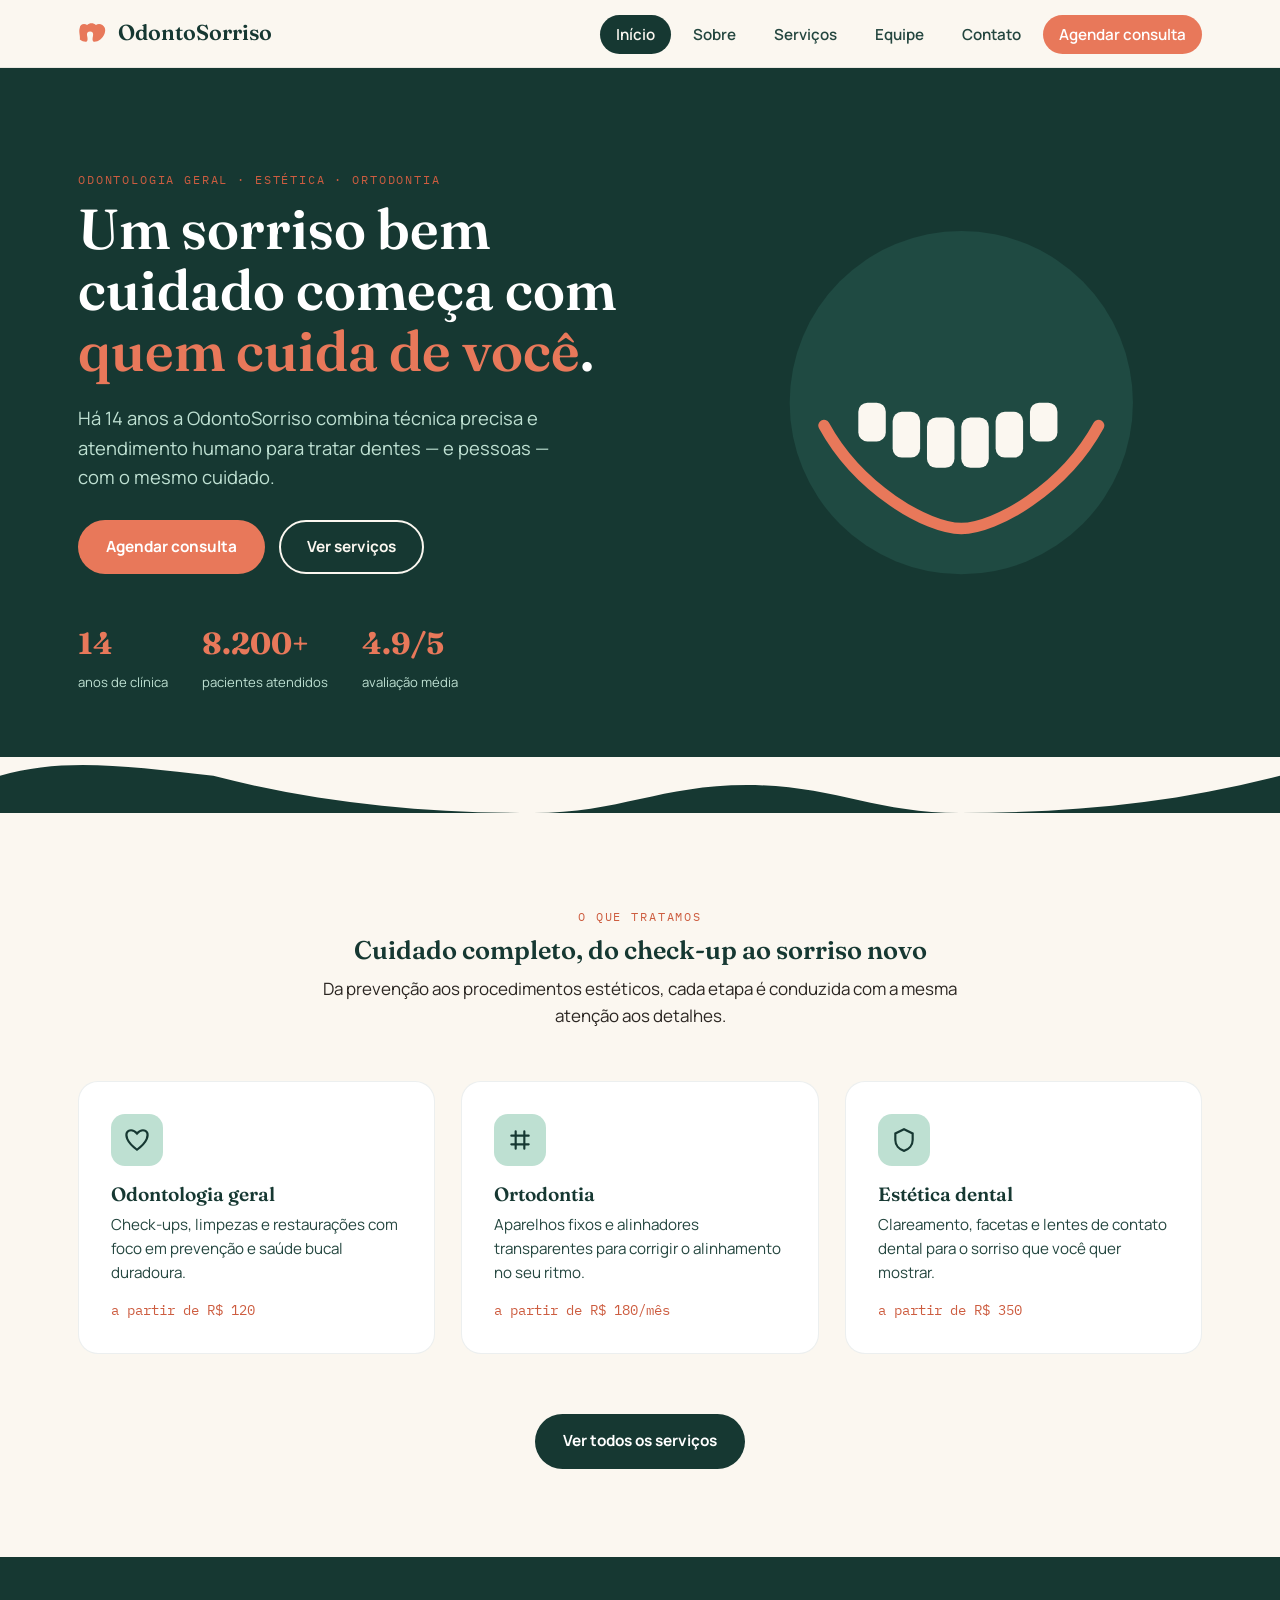
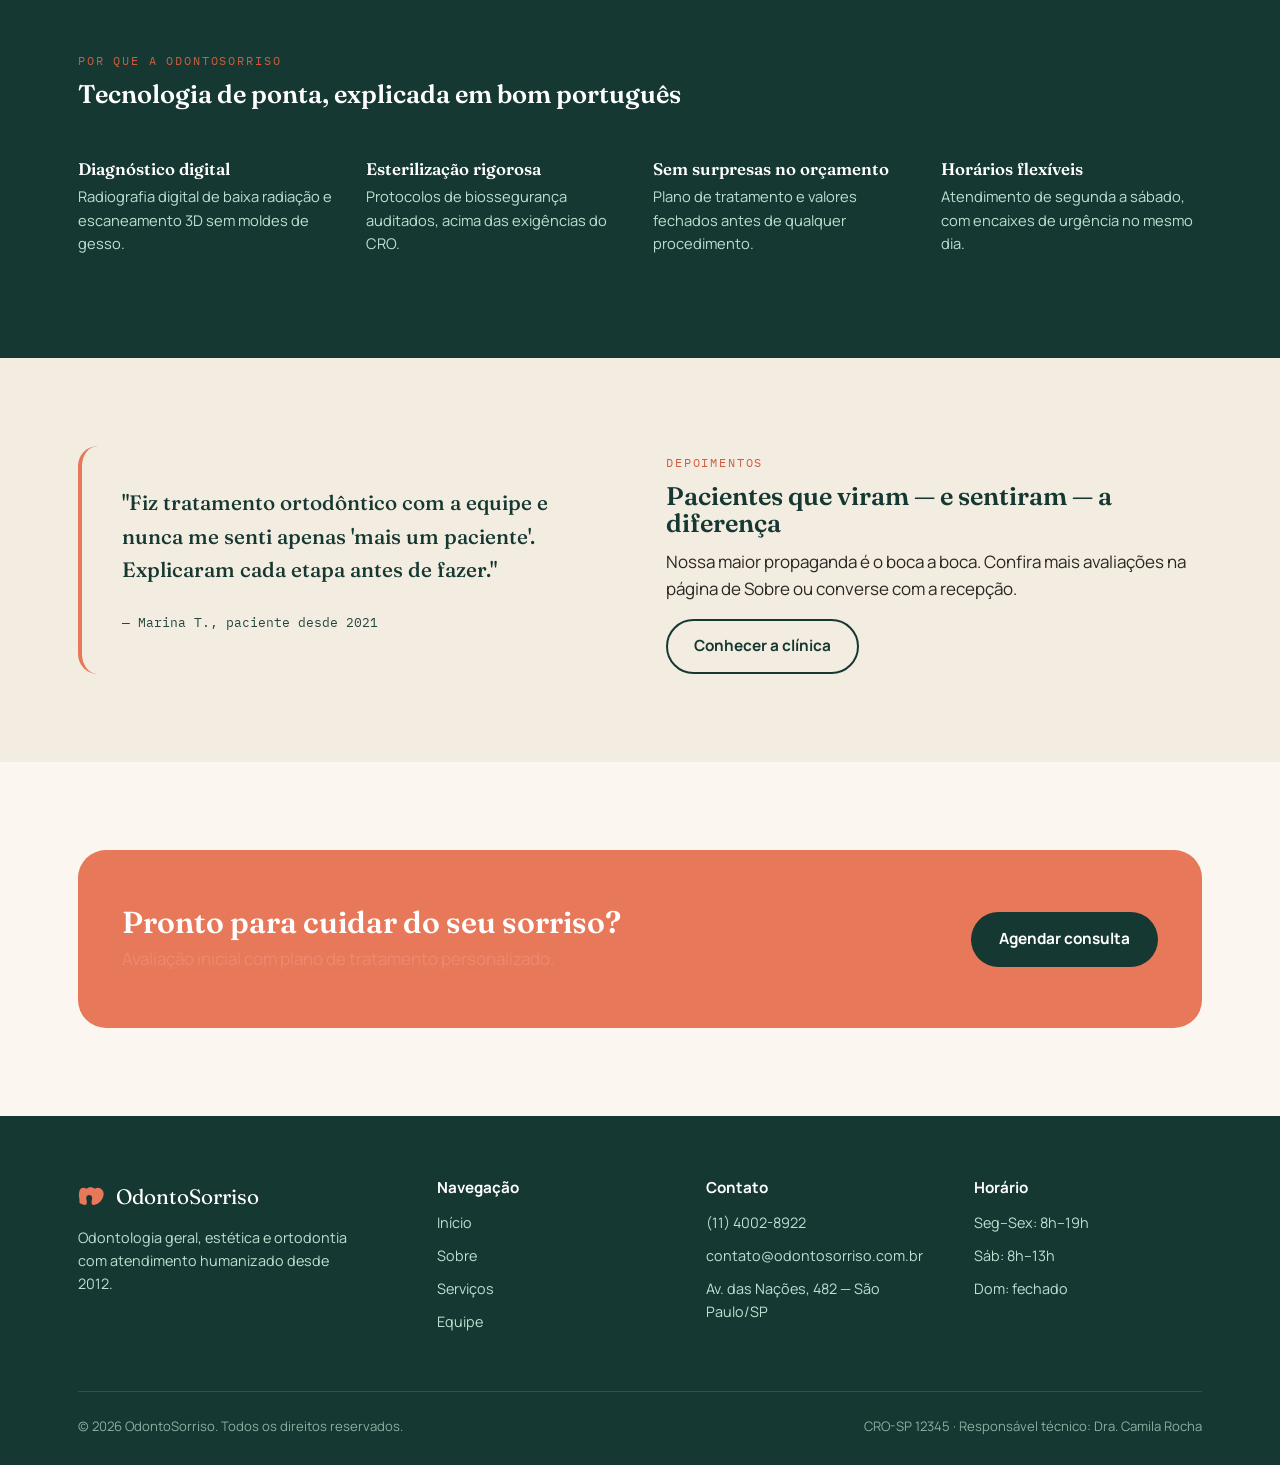
<file: skills/site-institucional/examples/odontosorriso/index.html>
<!doctype html>
<html lang="pt-BR">
<head>
<meta charset="UTF-8">
<meta name="viewport" content="width=device-width, initial-scale=1.0">
<title>OdontoSorriso — Clínica Odontológica | Cuidado que dá vontade de sorrir</title>
<meta name="description" content="Clínica OdontoSorriso: odontologia geral, estética e ortodontia com atendimento humanizado. Agende sua consulta.">
<link rel="preconnect" href="https://fonts.googleapis.com">
<link href="https://fonts.googleapis.com/css2?family=Fraunces:opsz,wght@9..144,500;9..144,600;9..144,700&family=Manrope:wght@400;500;600;700;800&family=IBM+Plex+Mono:wght@400;500&display=swap" rel="stylesheet">
<link rel="stylesheet" href="css/style.css">
</head>
<body>

<header class="site-header">
  <nav class="nav">
    <a href="index.html" class="brand">
      <svg viewBox="0 0 40 30" fill="none"><path d="M2 8C2 3 8 1 12 4c3-3 9-3 12 0 4-3 10-1 12 4 2 5-1 12-6 16-3 2-5 3-8 3s-3-4-2-8c1-4-1-6-4-6s-5 2-4 6c1 4 1 8-2 8s-5-1-8-3C3 20 0 13 2 8Z" fill="#E8785A"/></svg>
      OdontoSorriso
    </a>
    <button class="nav-toggle" aria-label="Abrir menu" aria-expanded="false">
      <span></span><span></span><span></span>
    </button>
    <ul class="nav-links">
      <li><a href="index.html">Início</a></li>
      <li><a href="sobre.html">Sobre</a></li>
      <li><a href="servicos.html">Serviços</a></li>
      <li><a href="equipe.html">Equipe</a></li>
      <li><a href="contato.html">Contato</a></li>
      <li><a href="contato.html" class="nav-cta">Agendar consulta</a></li>
    </ul>
  </nav>
</header>

<main>
  <!-- HERO -->
  <section class="hero">
    <div class="container">
      <div>
        <span class="eyebrow">Odontologia geral · Estética · Ortodontia</span>
        <h1>Um sorriso bem cuidado começa com <em>quem cuida de você</em>.</h1>
        <!-- PLACEHOLDER fonte: nenhuma — "14 anos" é fictício, substituir pelo ano real de fundação -->
        <p class="lede">Há 14 anos a OdontoSorriso combina técnica precisa e atendimento humano para tratar dentes — e pessoas — com o mesmo cuidado.</p>
        <div class="hero-actions">
          <a href="contato.html" class="btn btn-primary">Agendar consulta</a>
          <a href="servicos.html" class="btn btn-outline">Ver serviços</a>
        </div>
        <!-- PLACEHOLDER fonte: nenhuma — "14 anos", "8.200+ pacientes" e "4.9/5" são fictícios, substituir por números reais do negócio -->
        <div class="hero-stats">
          <div><strong>14</strong><span>anos de clínica</span></div>
          <div><strong>8.200+</strong><span>pacientes atendidos</span></div>
          <div><strong>4.9/5</strong><span>avaliação média</span></div>
        </div>
      </div>
      <div class="smile-graphic" aria-hidden="true">
        <svg viewBox="0 0 420 340" fill="none">
          <circle cx="210" cy="150" r="150" fill="#1F4A42"/>
          <path d="M90 170c30 55 90 90 120 90s90-35 120-90" stroke="#E8785A" stroke-width="10" stroke-linecap="round"/>
          <g fill="#FBF7F0">
            <rect x="120" y="150" width="24" height="34" rx="8"/>
            <rect x="150" y="158" width="24" height="40" rx="8"/>
            <rect x="180" y="163" width="24" height="44" rx="8"/>
            <rect x="210" y="163" width="24" height="44" rx="8"/>
            <rect x="240" y="158" width="24" height="40" rx="8"/>
            <rect x="270" y="150" width="24" height="34" rx="8"/>
          </g>
        </svg>
      </div>
    </div>
    <svg class="smile-divider" viewBox="0 0 1200 60" preserveAspectRatio="none" aria-hidden="true">
      <path d="M0 0h1200v20c-100 30-200 40-300 40-80 0-120-30-200-30s-120 30-200 30c-100 0-200-10-300-40C120 10 60 0 0 20V0Z"/>
    </svg>
  </section>

  <!-- SERVICES PREVIEW -->
  <section>
    <div class="container">
      <div class="section-head center">
        <span class="eyebrow">O que tratamos</span>
        <h2>Cuidado completo, do check-up ao sorriso novo</h2>
        <p>Da prevenção aos procedimentos estéticos, cada etapa é conduzida com a mesma atenção aos detalhes.</p>
      </div>
      <!-- PLACEHOLDER fonte: nenhuma — os 3 preços "a partir de R$" abaixo são fictícios, substituir pela tabela real -->
      <div class="grid grid-3">
        <div class="card">
          <div class="icon"><svg viewBox="0 0 24 24" fill="none" stroke-width="2" stroke-linecap="round"><path d="M12 21s-7-5.2-9-10C1 6 3 3 6.5 3 9 3 11 4.8 12 6c1-1.2 3-3 5.5-3C21 3 23 6 21 11c-2 4.8-9 10-9 10Z"/></svg></div>
          <h3>Odontologia geral</h3>
          <p>Check-ups, limpezas e restaurações com foco em prevenção e saúde bucal duradoura.</p>
          <span class="price">a partir de R$ 120</span>
        </div>
        <div class="card">
          <div class="icon"><svg viewBox="0 0 24 24" fill="none" stroke-width="2" stroke-linecap="round"><path d="M4 8h16M4 16h16M8 4v16M16 4v16"/></svg></div>
          <h3>Ortodontia</h3>
          <p>Aparelhos fixos e alinhadores transparentes para corrigir o alinhamento no seu ritmo.</p>
          <span class="price">a partir de R$ 180/mês</span>
        </div>
        <div class="card">
          <div class="icon"><svg viewBox="0 0 24 24" fill="none" stroke-width="2" stroke-linecap="round"><path d="M12 2 4 6v6c0 5 3.4 8.7 8 10 4.6-1.3 8-5 8-10V6l-8-4Z"/></svg></div>
          <h3>Estética dental</h3>
          <p>Clareamento, facetas e lentes de contato dental para o sorriso que você quer mostrar.</p>
          <span class="price">a partir de R$ 350</span>
        </div>
      </div>
      <div class="text-center mt-lg">
        <a href="servicos.html" class="btn btn-ink">Ver todos os serviços</a>
      </div>
    </div>
  </section>

  <!-- WHY US -->
  <section class="bg-ink">
    <div class="container">
      <div class="section-head">
        <span class="eyebrow">Por que a OdontoSorriso</span>
        <h2>Tecnologia de ponta, explicada em bom português</h2>
      </div>
      <div class="grid grid-4">
        <div>
          <h3 style="font-size:1.05rem;color:#fff">Diagnóstico digital</h3>
          <p style="color:var(--mint);font-size:.92rem">Radiografia digital de baixa radiação e escaneamento 3D sem moldes de gesso.</p>
        </div>
        <div>
          <h3 style="font-size:1.05rem;color:#fff">Esterilização rigorosa</h3>
          <p style="color:var(--mint);font-size:.92rem">Protocolos de biossegurança auditados, acima das exigências do CRO.</p>
        </div>
        <div>
          <h3 style="font-size:1.05rem;color:#fff">Sem surpresas no orçamento</h3>
          <p style="color:var(--mint);font-size:.92rem">Plano de tratamento e valores fechados antes de qualquer procedimento.</p>
        </div>
        <!-- PLACEHOLDER fonte: nenhuma -- "encaixes no mesmo dia" e ficticio, confirmar capacidade real de encaixe -->
        <div>
          <h3 style="font-size:1.05rem;color:#fff">Horários flexíveis</h3>
          <p style="color:var(--mint);font-size:.92rem">Atendimento de segunda a sábado, com encaixes de urgência no mesmo dia.</p>
        </div>
      </div>
    </div>
  </section>

  <!-- TESTIMONIAL -->
  <section class="bg-dim">
    <div class="container">
      <div class="grid grid-2" style="align-items:center;gap:52px">
        <!-- PLACEHOLDER fonte: nenhuma — depoimento e nome "Marina T." são fictícios, substituir por avaliação real e autorizada -->
        <div class="testimonial">
          <p>"Fiz tratamento ortodôntico com a equipe e nunca me senti apenas 'mais um paciente'. Explicaram cada etapa antes de fazer."</p>
          <cite>— Marina T., paciente desde 2021</cite>
        </div>
        <div>
          <span class="eyebrow">Depoimentos</span>
          <h2>Pacientes que viram — e sentiram — a diferença</h2>
          <p>Nossa maior propaganda é o boca a boca. Confira mais avaliações na página de Sobre ou converse com a recepção.</p>
          <a href="sobre.html" class="btn btn-outline" style="color:var(--ink)">Conhecer a clínica</a>
        </div>
      </div>
    </div>
  </section>

  <!-- CTA -->
  <section>
    <div class="container">
      <div class="cta-band">
        <div>
          <h2>Pronto para cuidar do seu sorriso?</h2>
          <p style="margin:0;color:#fff2">Avaliação inicial com plano de tratamento personalizado.</p>
        </div>
        <a href="contato.html" class="btn btn-ink">Agendar consulta</a>
      </div>
    </div>
  </section>
</main>

<footer class="site-footer">
  <div class="container">
    <div class="footer-grid">
      <div>
        <div class="footer-brand">
          <svg viewBox="0 0 40 30" width="28" height="21" fill="none"><path d="M2 8C2 3 8 1 12 4c3-3 9-3 12 0 4-3 10-1 12 4 2 5-1 12-6 16-3 2-5 3-8 3s-3-4-2-8c1-4-1-6-4-6s-5 2-4 6c1 4 1 8-2 8s-5-1-8-3C3 20 0 13 2 8Z" fill="#E8785A"/></svg>
          OdontoSorriso
        </div>
        <!-- PLACEHOLDER fonte: nenhuma -- "desde 2012" e ficticio, substituir pelo ano real de fundacao -->
        <p style="font-size:.9rem;max-width:32ch">Odontologia geral, estética e ortodontia com atendimento humanizado desde 2012.</p>
      </div>
      <div>
        <h4>Navegação</h4>
        <ul>
          <li><a href="index.html">Início</a></li>
          <li><a href="sobre.html">Sobre</a></li>
          <li><a href="servicos.html">Serviços</a></li>
          <li><a href="equipe.html">Equipe</a></li>
        </ul>
      </div>
      <!-- PLACEHOLDER fonte: nenhuma — telefone, e-mail e endereço são fictícios, substituir pelos dados reais da clínica -->
      <div>
        <h4>Contato</h4>
        <ul>
          <li>(11) 4002-8922</li>
          <li>contato@odontosorriso.com.br</li>
          <li>Av. das Nações, 482 — São Paulo/SP</li>
        </ul>
      </div>
      <!-- PLACEHOLDER fonte: nenhuma — horário de funcionamento é fictício, confirmar com a clínica -->
      <div>
        <h4>Horário</h4>
        <ul>
          <li>Seg–Sex: 8h–19h</li>
          <li>Sáb: 8h–13h</li>
          <li>Dom: fechado</li>
        </ul>
      </div>
    </div>
    <!-- PLACEHOLDER fonte: nenhuma — CRO-SP 12345 e "Dra. Camila Rocha" são fictícios, substituir pelo responsável técnico real -->
    <div class="footer-bottom">
      <span>© 2026 OdontoSorriso. Todos os direitos reservados.</span>
      <span>CRO-SP 12345 · Responsável técnico: Dra. Camila Rocha</span>
    </div>
  </div>
</footer>

<script src="js/script.js"></script>
</body>
</html>
</file>
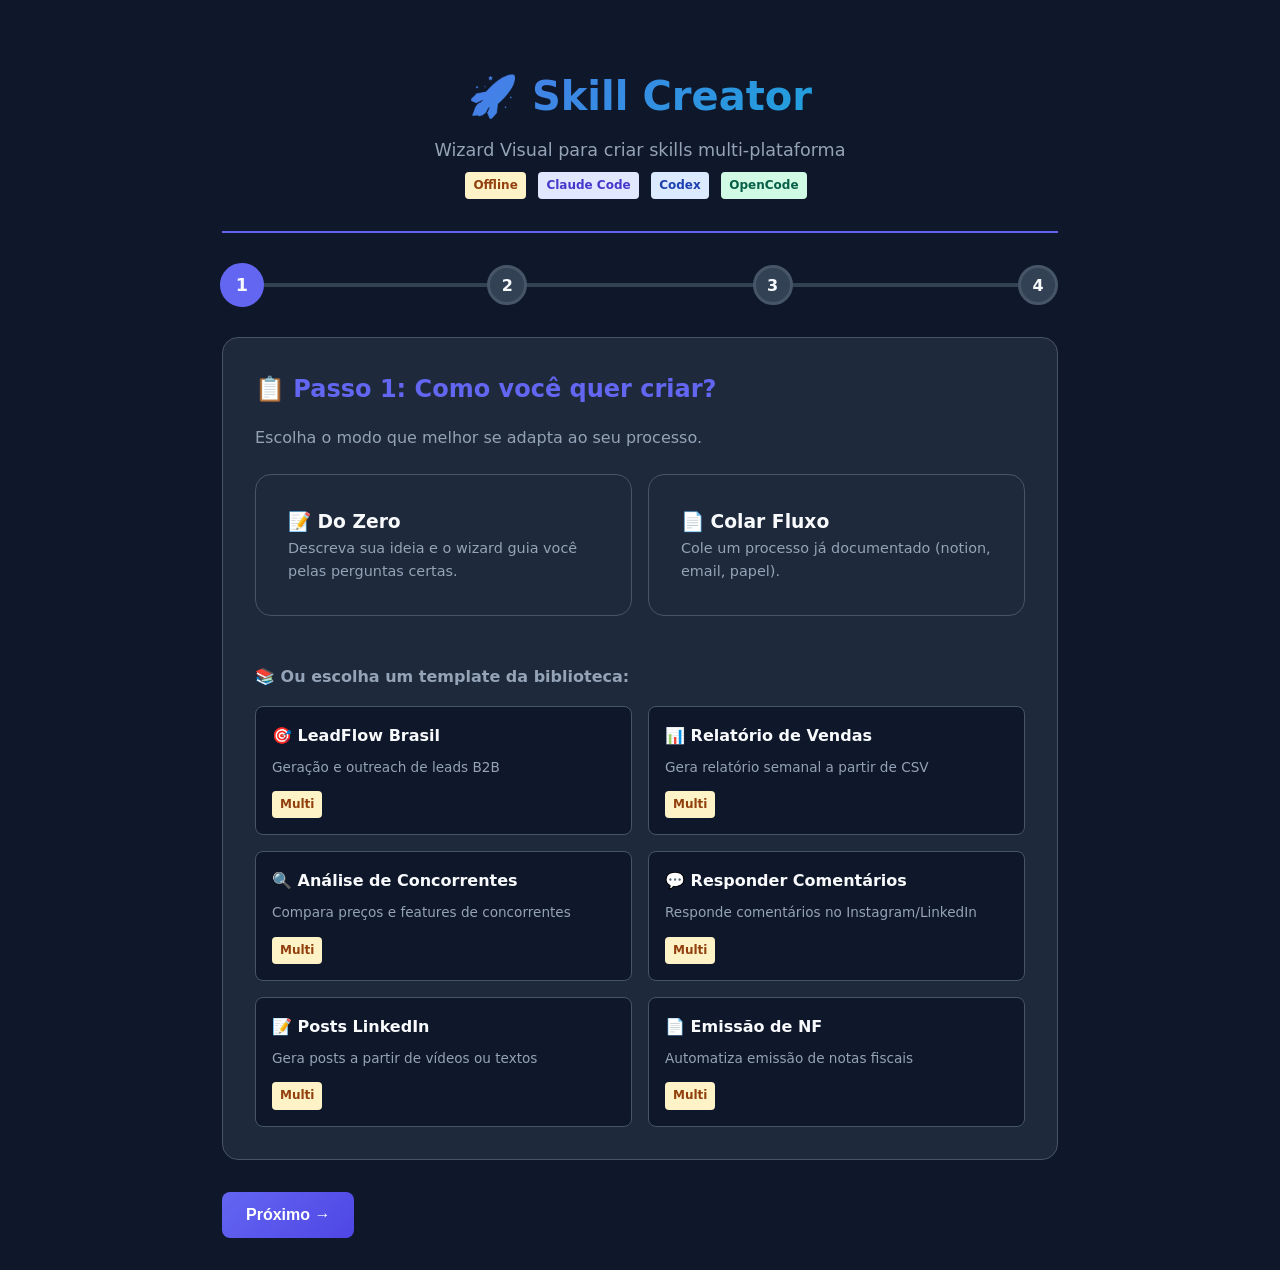
<file: wizard.html>
<!DOCTYPE html>
<html lang="pt-BR">
<head>
    <meta charset="UTF-8">
    <meta name="viewport" content="width=device-width, initial-scale=1.0">
    <title>🚀 Skill Creator - Wizard Visual</title>
    <style>
        :root {
            --primary: #6366f1;
            --primary-dark: #4f46e5;
            --secondary: #06b6d4;
            --success: #10b981;
            --warning: #f59e0b;
            --danger: #ef4444;
            --bg: #0f172a;
            --surface: #1e293b;
            --surface-light: #334155;
            --text: #f8fafc;
            --text-muted: #94a3b8;
            --border: #475569;
        }

        * {
            margin: 0;
            padding: 0;
            box-sizing: border-box;
        }

        body {
            font-family: 'Segoe UI', system-ui, -apple-system, sans-serif;
            background: var(--bg);
            color: var(--text);
            min-height: 100vh;
            line-height: 1.6;
        }

        .container {
            max-width: 900px;
            margin: 0 auto;
            padding: 2rem;
        }

        header {
            text-align: center;
            padding: 2rem 0;
            border-bottom: 2px solid var(--primary);
            margin-bottom: 2rem;
        }

        header h1 {
            font-size: 2.5rem;
            background: linear-gradient(135deg, var(--primary), var(--secondary));
            -webkit-background-clip: text;
            -webkit-text-fill-color: transparent;
            margin-bottom: 0.5rem;
        }

        header p {
            color: var(--text-muted);
            font-size: 1.1rem;
        }

        .progress-bar {
            display: flex;
            justify-content: space-between;
            margin: 2rem 0;
            position: relative;
        }

        .progress-bar::before {
            content: '';
            position: absolute;
            top: 50%;
            left: 0;
            right: 0;
            height: 4px;
            background: var(--surface-light);
            z-index: 0;
            transform: translateY(-50%);
        }

        .step {
            width: 40px;
            height: 40px;
            border-radius: 50%;
            background: var(--surface-light);
            display: flex;
            align-items: center;
            justify-content: center;
            font-weight: bold;
            z-index: 1;
            transition: all 0.3s ease;
            border: 3px solid var(--border);
        }

        .step.active {
            background: var(--primary);
            border-color: var(--primary);
            transform: scale(1.1);
        }

        .step.completed {
            background: var(--success);
            border-color: var(--success);
        }

        .card {
            background: var(--surface);
            border-radius: 16px;
            padding: 2rem;
            margin-bottom: 1.5rem;
            border: 1px solid var(--border);
            transition: transform 0.2s, box-shadow 0.2s;
        }

        .card:hover {
            transform: translateY(-2px);
            box-shadow: 0 10px 40px rgba(99, 102, 241, 0.1);
        }

        h2 {
            color: var(--primary);
            margin-bottom: 1rem;
            display: flex;
            align-items: center;
            gap: 0.5rem;
        }

        .form-group {
            margin-bottom: 1.5rem;
        }

        label {
            display: block;
            margin-bottom: 0.5rem;
            color: var(--text-muted);
            font-weight: 500;
        }

        input, textarea, select {
            width: 100%;
            padding: 0.875rem 1rem;
            border-radius: 8px;
            border: 2px solid var(--border);
            background: var(--bg);
            color: var(--text);
            font-size: 1rem;
            transition: border-color 0.2s;
            font-family: inherit;
        }

        input:focus, textarea:focus, select:focus {
            outline: none;
            border-color: var(--primary);
        }

        textarea {
            min-height: 120px;
            resize: vertical;
        }

        .btn {
            display: inline-flex;
            align-items: center;
            gap: 0.5rem;
            padding: 0.875rem 1.5rem;
            border-radius: 8px;
            border: none;
            font-size: 1rem;
            font-weight: 600;
            cursor: pointer;
            transition: all 0.2s;
            text-decoration: none;
        }

        .btn-primary {
            background: linear-gradient(135deg, var(--primary), var(--primary-dark));
            color: white;
        }

        .btn-primary:hover {
            transform: translateY(-2px);
            box-shadow: 0 4px 20px rgba(99, 102, 241, 0.4);
        }

        .btn-secondary {
            background: var(--surface-light);
            color: var(--text);
        }

        .btn-success {
            background: var(--success);
            color: white;
        }

        .btn-danger {
            background: var(--danger);
            color: white;
        }

        .btn-group {
            display: flex;
            gap: 1rem;
            margin-top: 2rem;
            flex-wrap: wrap;
        }

        .hidden {
            display: none !important;
        }

        .fade-in {
            animation: fadeIn 0.5s ease;
        }

        @keyframes fadeIn {
            from { opacity: 0; transform: translateY(10px); }
            to { opacity: 1; transform: translateY(0); }
        }

        .output-box {
            background: var(--bg);
            border: 2px solid var(--border);
            border-radius: 8px;
            padding: 1.5rem;
            font-family: 'Fira Code', 'Consolas', monospace;
            font-size: 0.875rem;
            white-space: pre-wrap;
            overflow-x: auto;
            max-height: 500px;
            overflow-y: auto;
        }

        .qa-check {
            display: flex;
            align-items: center;
            gap: 0.75rem;
            padding: 0.75rem;
            border-radius: 8px;
            margin-bottom: 0.5rem;
            background: var(--bg);
        }

        .qa-check.pass {
            border-left: 4px solid var(--success);
        }

        .qa-check.fail {
            border-left: 4px solid var(--danger);
        }

        .qa-check.pending {
            border-left: 4px solid var(--warning);
        }

        .icon {
            font-size: 1.25rem;
        }

        .template-card {
            cursor: pointer;
            transition: all 0.2s;
        }

        .template-card:hover {
            border-color: var(--primary);
            background: var(--surface-light);
        }

        .template-card.selected {
            border-color: var(--primary);
            background: rgba(99, 102, 241, 0.1);
        }

        .grid-2 {
            display: grid;
            grid-template-columns: 1fr 1fr;
            gap: 1rem;
        }

        @media (max-width: 768px) {
            .grid-2 {
                grid-template-columns: 1fr;
            }

            header h1 {
                font-size: 1.75rem;
            }

            .container {
                padding: 1rem;
            }
        }

        .download-btn {
            display: inline-flex;
            align-items: center;
            gap: 0.5rem;
            margin-top: 1rem;
        }

        .library-grid {
            display: grid;
            grid-template-columns: repeat(auto-fill, minmax(250px, 1fr));
            gap: 1rem;
            margin-top: 1rem;
        }

        .library-item {
            background: var(--bg);
            padding: 1rem;
            border-radius: 8px;
            border: 1px solid var(--border);
            cursor: pointer;
            transition: all 0.2s;
        }

        .library-item:hover {
            border-color: var(--primary);
            transform: translateY(-2px);
        }

        .tag {
            display: inline-block;
            padding: 0.25rem 0.5rem;
            border-radius: 4px;
            font-size: 0.75rem;
            font-weight: 600;
            margin-right: 0.5rem;
        }

        .tag-claude { background: #e0e7ff; color: #4338ca; }
        .tag-codex { background: #dbeafe; color: #1e40af; }
        .tag-opencode { background: #d1fae5; color: #065f46; }
        .tag-all { background: #fef3c7; color: #92400e; }

        .autosave-indicator {
            display: inline-flex;
            align-items: center;
            gap: 0.5rem;
            font-size: 0.85rem;
            color: var(--text-muted);
            margin-left: auto;
        }
    </style>
</head>
<body>
    <div class="container">
        <header>
            <h1>🚀 Skill Creator</h1>
            <p>Wizard Visual para criar skills multi-plataforma</p>
            <p style="font-size: 0.9rem; margin-top: 0.5rem;">
                <span class="tag tag-all">Offline</span>
                <span class="tag tag-claude">Claude Code</span>
                <span class="tag tag-codex">Codex</span>
                <span class="tag tag-opencode">OpenCode</span>
            </p>
        </header>

        <!-- Progress Bar -->
        <div class="progress-bar">
            <div class="step active" id="step1">1</div>
            <div class="step" id="step2">2</div>
            <div class="step" id="step3">3</div>
            <div class="step" id="step4">4</div>
        </div>

        <!-- STEP 1: Escolher modo -->
        <div id="page1" class="fade-in">
            <div class="card">
                <h2>📋 Passo 1: Como você quer criar?</h2>
                <p style="color: var(--text-muted); margin-bottom: 1.5rem;">
                    Escolha o modo que melhor se adapta ao seu processo.
                </p>

                <div class="grid-2">
                    <div class="card template-card" onclick="selectMode('blank')">
                        <h3>📝 Do Zero</h3>
                        <p style="color: var(--text-muted); font-size: 0.9rem;">
                            Descreva sua ideia e o wizard guia você pelas perguntas certas.
                        </p>
                    </div>

                    <div class="card template-card" onclick="selectMode('paste')">
                        <h3>📄 Colar Fluxo</h3>
                        <p style="color: var(--text-muted); font-size: 0.9rem;">
                            Cole um processo já documentado (notion, email, papel).
                        </p>
                    </div>
                </div>

                <div style="margin-top: 1.5rem;">
                    <h3 style="color: var(--text-muted); font-size: 1rem; margin-bottom: 1rem;">
                        📚 Ou escolha um template da biblioteca:
                    </h3>
                    <div class="library-grid" id="library">
                        <!-- Templates serão preenchidos via JS -->
                    </div>
                </div>
            </div>

            <div class="btn-group">
                <button class="btn btn-primary" onclick="goToStep(2)" id="btn-step1">
                    Próximo →
                </button>
            </div>
        </div>

        <!-- STEP 2: Descrever o processo -->
        <div id="page2" class="hidden">
            <div class="card">
                <h2>🎯 Passo 2: Descreva o processo</h2>

                <div class="form-group">
                    <label for="skillName">Nome da Skill (kebab-case)*</label>
                    <input type="text" id="skillName" placeholder="ex: gerar-relatorio-vendas"
                           oninput="validateKebabCase(this)">
                    <small style="color: var(--text-muted);">Use apenas letras minúsculas, números e hífens</small>
                </div>

                <div class="form-group">
                    <label for="skillDesc">Descrição (1-2 frases)*</label>
                    <input type="text" id="skillDesc" placeholder="O que essa skill faz e quando usar?">
                </div>

                <div class="form-group">
                    <label for="inputDesc">📝 O que entra? (Input)</label>
                    <textarea id="inputDesc" placeholder="Ex: CSV de vendas, URL do site, texto do usuário..."></textarea>
                </div>

                <div class="form-group">
                    <label for="processDesc">⚙️ Quais são os passos? (Processo)</label>
                    <textarea id="processDesc" placeholder="1. Acessar o painel&#10;2. Exportar relatório&#10;3. Formatar dados&#10;4. Enviar email..."></textarea>
                </div>

                <div class="form-group">
                    <label for="outputDesc">✅ O que sai? (Output)</label>
                    <textarea id="outputDesc" placeholder="Ex: Relatório formatado em PDF, email enviado, planilha atualizada..."></textarea>
                </div>

                <div class="form-group">
                    <label for="triggerDesc">🔔 Quando ativar? (Gatilhos)</label>
                    <textarea id="triggerDesc" placeholder="Ex: Quando usuário pedir 'gerar relatório', 'relatório semanal', 'vendas do mês'..."></textarea>
                </div>
            </div>

            <div class="btn-group">
                <button class="btn btn-secondary" onclick="goToStep(1)">← Voltar</button>
                <button class="btn btn-primary" onclick="goToStep(3)">Próximo →</button>
            </div>
        </div>

        <!-- STEP 3: Edge Cases e Exemplos -->
        <div id="page3" class="hidden">
            <div class="card">
                <h2>🛡️ Passo 3: O que pode dar errado?</h2>

                <div class="form-group">
                    <label for="edgeCases">Edge Cases (cenários excepcionais)</label>
                    <textarea id="edgeCases" placeholder="Ex:&#10;- API fora do ar: retry com backoff&#10;- Arquivo vazio: retornar mensagem informativa&#10;- Dados inválidos: validar antes de processar"></textarea>
                </div>

                <div class="form-group">
                    <label for="exampleInput">📥 Exemplo de Entrada</label>
                    <textarea id="exampleInput" placeholder="Cole aqui um exemplo real do que o usuário forneceria"></textarea>
                </div>

                <div class="form-group">
                    <label for="exampleOutput">📤 Exemplo de Saída Esperada</label>
                    <textarea id="exampleOutput" placeholder="Cole aqui o resultado esperado para o exemplo acima"></textarea>
                </div>

                <div class="form-group">
                    <label for="prereqs">📋 Pré-requisitos</label>
                    <textarea id="prereqs" placeholder="Ex: Python 3.10+, chave API do Google Maps, pasta data/ criada..."></textarea>
                </div>

                <div class="form-group">
                    <label for="successMetric">📊 Métrica de Sucesso Principal (opcional)</label>
                    <input type="text" id="successMetric" placeholder="Ex: Relatório gerado em < 30s, Taxa de entrega > 90%">
                </div>

                <div class="form-group">
                    <label for="platform">🎯 Plataforma Principal</label>
                    <select id="platform">
                        <option value="all">Multi-plataforma (Claude + Codex + OpenCode)</option>
                        <option value="claude">Claude Code</option>
                        <option value="codex">Codex (OpenAI)</option>
                        <option value="opencode">OpenCode</option>
                    </select>
                </div>
            </div>

            <div class="btn-group">
                <button class="btn btn-secondary" onclick="goToStep(2)">← Voltar</button>
                <button class="btn btn-primary" onclick="generateSkill()">✨ Gerar Skill</button>
            </div>
        </div>

        <!-- STEP 4: Resultado e QA -->
        <div id="page4" class="hidden">
            <div class="card">
                <h2>✅ Passo 4: Skill Gerada + QA</h2>

                <div id="qaResults" style="margin-bottom: 1.5rem;">
                    <!-- QA checks serão preenchidos via JS -->
                </div>

                <h3 style="color: var(--primary); margin: 1.5rem 0 1rem;">SKILL.md</h3>
                <div class="output-box" id="skillOutput"></div>
                <button class="btn btn-success download-btn" onclick="downloadSkillMd()">
                    📥 Baixar SKILL.md
                </button>

                <h3 style="color: var(--primary); margin: 1.5rem 0 1rem;">evals.json</h3>
                <div class="output-box" id="evalsOutput"></div>
                <button class="btn btn-success download-btn" onclick="downloadEvalsJson()">
                    📥 Baixar evals.json
                </button>
            </div>

            <div class="card" style="margin-top: 1.5rem;">
                <h3>📖 Instruções de Instalação</h3>
                <div class="output-box" id="installInstructions"></div>
            </div>

            <div class="btn-group">
                <button class="btn btn-secondary" onclick="goToStep(3)">← Voltar</button>
                <button class="btn btn-primary" onclick="resetWizard()">🔄 Criar Nova Skill</button>
            </div>
        </div>
    </div>

    <script>
        // ───────────────────────────────────────────────────────────
        // TEMPLATES DA BIBLIOTECA
        // ───────────────────────────────────────────────────────────
        const templates = [
            {
                name: "leadflow-brasil",
                title: "🎯 LeadFlow Brasil",
                desc: "Geração e outreach de leads B2B",
                tags: ["all"],
                data: {
                    name: "leadflow-brasil",
                    desc: "Sistema agentic de geração e outreach de leads B2B no Brasil",
                    input: "Segmento de mercado e cidade (ex: 'agências de marketing em São Paulo')",
                    process: "1. Buscar empresas no Google Maps\n2. Enriquecer contatos (email, LinkedIn)\n3. Qualificar com scoring\n4. Gerar mensagens personalizadas\n5. Enviar emails com retry e backoff",
                    output: "Leads qualificados com mensagens personalizadas enviadas. Métricas de entrega e resposta.",
                    triggers: "Gerar leads para [segmento] em [cidade]\nExecutar workflow de busca\nEnviar emails para leads qualificados",
                    edges: "API Google Maps indisponível: retry com backoff (2s, 4s, 8s, máx 3 tentativas)\nEmail não encontrado para lead: marcar como 'enriquecimento parcial', tentar alternativa\nTaxa de bounce > 10%: pausar envios imediatamente, alertar usuário\nLead já contactado nos últimos 30 dias: pular automaticamente",
                    exampleIn: "/leadflow buscar agências de marketing em São Paulo",
                    exampleOut: "✅ 47 leads encontrados\n✅ 38 emails enriquecidos\n✅ 22 leads qualificados (score > 70)\n📁 Arquivos salvos em data/",
                    prereqs: "Python 3.10+, Google Maps API Key, Hunter.io API Key, SMTP ou Resend, pasta data/",
                    successMetric: "30+ leads qualificados/dia, taxa de entrega > 90%"
                }
            },
            {
                name: "gerar-relatorio-vendas",
                title: "📊 Relatório de Vendas",
                desc: "Gera relatório semanal a partir de CSV",
                tags: ["all"],
                data: {
                    name: "gerar-relatorio-vendas-semanal",
                    desc: "Gera relatório de vendas por região a partir de CSV semanal",
                    input: "Arquivo CSV de vendas com colunas: data, região, valor, vendedor",
                    process: "1. Ler CSV e validar colunas obrigatórias\n2. Agrupar registros por coluna 'região'\n3. Calcular totais, médias e ranking por região\n4. Gerar gráfico de tendência com matplotlib\n5. Exportar PDF em landscape e enviar por email",
                    output: "Relatório PDF com gráficos + email enviado para stakeholders",
                    triggers: "Gerar relatório de vendas\nRelatório semanal\nVendas por região\nExportar dados de vendas",
                    edges: "CSV vazio ou com apenas header: retornar 'Sem dados para o período', não gerar PDF\nColuna 'região' ausente: perguntar usuário qual coluna usar\nValores negativos: alertar e pedir confirmação antes de incluir no total\nEncoding incorreto (acentos): forçar UTF-8 na leitura do arquivo",
                    exampleIn: "relatorio-vendas-semana-24.csv",
                    exampleOut: "📊 Relatório Gerado\n• Norte: R$ 45.000 (12 pedidos)\n• Sul: R$ 38.000 (8 pedidos)\n• Total: R$ 83.000\n📧 Email enviado para 5 stakeholders",
                    prereqs: "Python 3.10+, pandas, matplotlib, smtplib ou Resend, conta de email configurada",
                    successMetric: "Relatório gerado em < 30s, formato consistente toda semana"
                }
            },
            {
                name: "analisar-concorrentes",
                title: "🔍 Análise de Concorrentes",
                desc: "Compara preços e features de concorrentes",
                tags: ["all"],
                data: {
                    name: "analisar-concorrentes",
                    desc: "Pesquisa preços e features de concorrentes e gera tabela comparativa",
                    input: "Lista de URLs de concorrentes ou nomes de produtos",
                    process: "1. Acessar sites dos concorrentes\n2. Extrair preços e features principais\n3. Comparar com produto base\n4. Gerar tabela comparativa em Markdown\n5. Identificar oportunidades de diferenciação",
                    output: "Tabela comparativa em Markdown + insights estratégicos",
                    triggers: "Analisar concorrentes de [produto]\nComparar preços\nBenchmark de mercado",
                    edges: "Site bloqueado por bot detection: usar cache ou alternativa manual\nPreço não encontrado: marcar como 'N/A' e continuar com os demais\nMudança de layout no site: atualizar seletores CSS e registrar",
                    exampleIn: "Analisar concorrentes de CRM: salesforce.com, hubspot.com, pipedrive.com",
                    exampleOut: "| Feature | Nosso | Salesforce | HubSpot | Pipedrive |\n|---------|-------|----------|---------|-----------|\n| Preço   | $29   | $75      | $45     | $15       |\n| API     | ✅    | ✅       | ✅      | ⚠️        |",
                    prereqs: "Python 3.10+, requests, beautifulsoup4, pandas",
                    successMetric: "Análise completa de 3-5 concorrentes em < 5 minutos"
                }
            },
            {
                name: "responder-comentarios",
                title: "💬 Responder Comentários",
                desc: "Responde comentários no Instagram/LinkedIn",
                tags: ["all"],
                data: {
                    name: "responder-comentarios",
                    desc: "Gera respostas personalizadas para comentários em redes sociais no tom de voz da marca",
                    input: "Texto do comentário do usuário + contexto da postagem",
                    process: "1. Analisar sentimento do comentário (positivo, neutro, negativo)\n2. Identificar intenção: dúvida, elogio, reclamação, spam\n3. Gerar resposta no tom de voz da marca\n4. Incluir CTA quando apropriado\n5. Revisar para evitar respostas genéricas ou robóticas",
                    output: "Resposta personalizada pronta para publicar",
                    triggers: "Responder comentários do Instagram\nGerar resposta para [comentário]\nResponder no tom da marca",
                    edges: "Comentário tóxico/ofensivo: escalar para humano, não responder automaticamente\nSpam ou promoção: marcar e ignorar\nDúvida técnica complexa: gerar resposta inicial + sugerir contato direto com time",
                    exampleIn: "Comentário: 'Quanto custa para implementar na minha empresa?'",
                    exampleOut: "Oi! 😊 O investimento varia conforme o tamanho da sua operação. Nosso time comercial pode montar uma proposta personalizada. Posso te conectar? Manda um DM!",
                    prereqs: "Acesso à API da rede social, guia de tom de voz da marca documentado",
                    successMetric: "Resposta gerada em < 10s, tom consistente com a marca"
                }
            },
            {
                name: "gerar-post-linkedin",
                title: "📝 Posts LinkedIn",
                desc: "Gera posts a partir de vídeos ou textos",
                tags: ["all"],
                data: {
                    name: "gerar-post-linkedin",
                    desc: "Transforma vídeos ou textos em posts engajadores para LinkedIn",
                    input: "URL do vídeo ou texto base + tom desejado (educativo, inspiracional, provocativo)",
                    process: "1. Transcrever ou analisar conteúdo base\n2. Extrair 3-5 insights principais\n3. Estruturar hook + corpo + CTA\n4. Gerar 3 variações de tom\n5. Sugerir hashtags e melhor horário de publicação",
                    output: "3 variações de post + hashtags + sugestão de horário",
                    triggers: "Gerar post do LinkedIn\nCriar conteúdo a partir de [vídeo/texto]\nPost sobre [tema]",
                    edges: "Vídeo sem áudio/transcrição disponível: pedir texto manualmente ao usuário\nTema sensível ou polêmico: revisar para compliance antes de publicar\nPost muito longo (>3000 chars): sugerir formato carrossel",
                    exampleIn: "Vídeo: 'Como escalar vendas B2B' (15 min)",
                    exampleOut: "🚀 3 lições de quem escala vendas B2B de 0 a 1M ARR\n\n1. Processo antes de pessoas...\n2. Métricas que importam...\n3. O erro que todo mundo comete...\n\nQual dessas você já cometeu? 👇\n\n#VendasB2B #ScaleUp #SaaS",
                    prereqs: "Acesso a API de transcrição (Whisper), conta LinkedIn ativa",
                    successMetric: "3 variações geradas em < 60s, engajamento estimado > 3%"
                }
            },
            {
                name: "emitir-nota-fiscal",
                title: "📄 Emissão de NF",
                desc: "Automatiza emissão de notas fiscais",
                tags: ["all"],
                data: {
                    name: "emitir-nota-fiscal",
                    desc: "Automatiza emissão de notas fiscais a partir de dados de vendas",
                    input: "Dados da venda: cliente, valor, descrição do serviço, alíquotas",
                    process: "1. Validar dados obrigatórios (CNPJ, valor, descrição)\n2. Calcular impostos (ISS, ICMS, PIS, COFINS) conforme regime\n3. Gerar XML da NF-e com assinatura digital\n4. Enviar para Sefaz e aguardar autorização\n5. Retornar número de protocolo, chave de acesso e PDF",
                    output: "NF-e emitida (XML + PDF) + protocolo de autorização da Sefaz",
                    triggers: "Emitir nota fiscal\nGerar NF para [cliente]\nFaturar pedido [número]",
                    edges: "Cliente sem cadastro completo: pausar e solicitar dados faltantes\nSefaz fora do ar ou indisponível: agendar retry em 30 min, notificar usuário\nAlíquota diferente do padrão: confirmar com usuário antes de prosseguir\nCertificado digital expirado: alertar imediatamente e interromper",
                    exampleIn: "Cliente: ACME Ltda, Valor: R$ 5.000, Serviço: Consultoria em TI",
                    exampleOut: "✅ NF-e 1234 emitida\n📄 PDF gerado\n🔢 Protocolo: 123456789012345\n💰 Impostos: ISS 5% = R$ 250, PIS/COFINS = R$ 165",
                    prereqs: "Certificado digital A1 válido, acesso Sefaz, biblioteca de emissão (pytrustnfe ou similar)",
                    successMetric: "NF emitida em < 2 min, 100% de conformidade fiscal"
                }
            }
        ];

        // ───────────────────────────────────────────────────────────
        // ESTADO
        // ───────────────────────────────────────────────────────────
        let currentMode = 'blank';
        let currentStep = 1;
        let selectedTemplate = null;

        const STORAGE_KEY = 'skillCreator_state';
        const FORM_FIELDS = [
            'skillName', 'skillDesc', 'inputDesc', 'processDesc',
            'outputDesc', 'triggerDesc', 'edgeCases', 'exampleInput',
            'exampleOutput', 'prereqs', 'platform', 'successMetric'
        ];

        // ───────────────────────────────────────────────────────────
        // INICIALIZAÇÃO
        // ───────────────────────────────────────────────────────────
        function init() {
            renderLibrary();
            loadFormState();
            attachAutoSave();
        }

        function renderLibrary() {
            const library = document.getElementById('library');
            library.innerHTML = templates.map(t => `
                <div class="library-item" onclick="selectTemplate('${t.name}')">
                    <h4>${t.title}</h4>
                    <p style="color: var(--text-muted); font-size: 0.85rem; margin-top: 0.5rem;">
                        ${t.desc}
                    </p>
                    <div style="margin-top: 0.75rem;">
                        ${t.tags.map(tag => `<span class="tag tag-${tag}">${tag === 'all' ? 'Multi' : tag}</span>`).join('')}
                    </div>
                </div>
            `).join('');
        }

        // ───────────────────────────────────────────────────────────
        // LOCALSTORAGE — PERSISTÊNCIA
        // ───────────────────────────────────────────────────────────
        function saveFormState() {
            const state = {};
            FORM_FIELDS.forEach(id => {
                const el = document.getElementById(id);
                if (el) state[id] = el.value;
            });
            state.currentStep = currentStep;
            state.currentMode = currentMode;
            state.selectedTemplate = selectedTemplate ? selectedTemplate.name : null;
            localStorage.setItem(STORAGE_KEY, JSON.stringify(state));
        }

        function loadFormState() {
            try {
                const raw = localStorage.getItem(STORAGE_KEY);
                if (!raw) return;
                const state = JSON.parse(raw);

                // Restaura campos
                FORM_FIELDS.forEach(id => {
                    const el = document.getElementById(id);
                    if (el && state[id] !== undefined) {
                        el.value = state[id];
                    }
                });

                // Restaura template selecionado
                if (state.selectedTemplate) {
                    const t = templates.find(x => x.name === state.selectedTemplate);
                    if (t) selectedTemplate = t;
                }

                // Restaura modo
                if (state.currentMode) currentMode = state.currentMode;

            } catch (e) {
                console.warn('Falha ao restaurar estado:', e);
            }
        }

        function clearFormState() {
            localStorage.removeItem(STORAGE_KEY);
        }

        function attachAutoSave() {
            FORM_FIELDS.forEach(id => {
                const el = document.getElementById(id);
                if (el) {
                    el.addEventListener('input', debounce(saveFormState, 500));
                    el.addEventListener('change', saveFormState);
                }
            });
        }

        function debounce(fn, ms) {
            let t;
            return (...args) => {
                clearTimeout(t);
                t = setTimeout(() => fn(...args), ms);
            };
        }

        // ───────────────────────────────────────────────────────────
        // NAVEGAÇÃO
        // ───────────────────────────────────────────────────────────
        function goToStep(step) {
            // Validação antes de avançar
            if (step > currentStep && !validateCurrentStep()) {
                return;
            }

            // Esconde página atual
            document.getElementById(`page${currentStep}`).classList.add('hidden');
            document.getElementById(`step${currentStep}`).classList.remove('active');

            if (step > currentStep) {
                document.getElementById(`step${currentStep}`).classList.add('completed');
            }

            // Mostra nova página
            currentStep = step;
            document.getElementById(`page${step}`).classList.remove('hidden');
            document.getElementById(`page${step}`).classList.add('fade-in');
            document.getElementById(`step${step}`).classList.add('active');

            // Remove completed da página atual se voltou
            if (step < 4) {
                document.getElementById(`step${step}`).classList.remove('completed');
            }

            saveFormState();
        }

        function validateCurrentStep() {
            if (currentStep === 2) {
                const name = document.getElementById('skillName').value.trim();
                const desc = document.getElementById('skillDesc').value.trim();
                if (!name || !desc) {
                    alert('Preencha o nome e a descrição da skill.');
                    return false;
                }
                if (!/^[a-z0-9]+(-[a-z0-9]+)*$/.test(name)) {
                    alert('Nome deve ser kebab-case (ex: minha-skill). Use apenas letras minúsculas, números e hífens.');
                    return false;
                }
            }
            return true;
        }

        function validateKebabCase(input) {
            const value = input.value;
            const clean = value.toLowerCase().replace(/[^a-z0-9-]/g, '').replace(/--+/g, '-');
            input.value = clean;
            saveFormState();
        }

        // ───────────────────────────────────────────────────────────
        // SELEÇÃO DE MODO E TEMPLATE
        // ───────────────────────────────────────────────────────────
        function selectMode(mode) {
            currentMode = mode;
            document.querySelectorAll('.template-card').forEach(c => c.classList.remove('selected'));
            event.currentTarget.classList.add('selected');
            saveFormState();
        }

        function selectTemplate(name) {
            selectedTemplate = templates.find(t => t.name === name);
            if (selectedTemplate) {
                fillForm(selectedTemplate.data);
                document.querySelectorAll('.library-item').forEach(i => i.style.borderColor = '');
                event.currentTarget.style.borderColor = 'var(--primary)';
                saveFormState();
            }
        }

        function fillForm(data) {
            document.getElementById('skillName').value = data.name || '';
            document.getElementById('skillDesc').value = data.desc || '';
            document.getElementById('inputDesc').value = data.input || '';
            document.getElementById('processDesc').value = data.process || '';
            document.getElementById('outputDesc').value = data.output || '';
            document.getElementById('triggerDesc').value = data.triggers || '';
            document.getElementById('edgeCases').value = data.edges || '';
            document.getElementById('exampleInput').value = data.exampleIn || '';
            document.getElementById('exampleOutput').value = data.exampleOut || '';
            document.getElementById('prereqs').value = data.prereqs || '';
            document.getElementById('successMetric').value = data.successMetric || '';
        }

        // ───────────────────────────────────────────────────────────
        // GERAÇÃO DA SKILL
        // ───────────────────────────────────────────────────────────
        function generateSkill() {
            if (!validateCurrentStep()) return;

            const data = {
                name: document.getElementById('skillName').value.trim(),
                desc: document.getElementById('skillDesc').value.trim(),
                input: document.getElementById('inputDesc').value.trim(),
                process: document.getElementById('processDesc').value.trim(),
                output: document.getElementById('outputDesc').value.trim(),
                triggers: document.getElementById('triggerDesc').value.trim(),
                edges: document.getElementById('edgeCases').value.trim(),
                exampleIn: document.getElementById('exampleInput').value.trim(),
                exampleOut: document.getElementById('exampleOutput').value.trim(),
                prereqs: document.getElementById('prereqs').value.trim(),
                successMetric: document.getElementById('successMetric').value.trim(),
                platform: document.getElementById('platform').value
            };

            // Gera SKILL.md
            const skillMd = generateSkillMd(data);
            document.getElementById('skillOutput').textContent = skillMd;
            window.generatedSkillMd = skillMd;

            // Gera evals.json
            const evalsJson = generateEvalsJson(data);
            document.getElementById('evalsOutput').textContent = evalsJson;
            window.generatedEvalsJson = evalsJson;

            // QA Checks
            runQA(data);

            // Instruções de instalação
            generateInstallInstructions(data);

            goToStep(4);
        }

        function generateSkillMd(data) {
            const today = new Date().toISOString().split('T')[0];
            const platformNote = data.platform === 'all'
                ? `## Multi-Plataforma
Esta skill funciona em:
- **Claude Code**: \`~/.claude/skills/${data.name}/\`
- **Codex (OpenAI)**: \`~/.codex/skills/${data.name}/\`
- **OpenCode**: \`~/.config/opencode/skills/${data.name}/\`

Scripts e automações são executados via shell do agente.`
                : `## Plataforma
Otimizada para: **${data.platform}**
\nInstale em: \`~/.${data.platform}/skills/${data.name}/\``;

            const metricsSection = data.successMetric
                ? `## Métricas de Sucesso\n\n| Métrica | Meta |\n|---------|------|\n| ${data.successMetric} | ✅ |\n`
                : '';

            const triggersList = data.triggers
                .split('\n')
                .map(t => '- "' + t.trim().replace(/^["']|["']$/g, '') + '"')
                .filter(t => t.length > 3)
                .join('\n');

            const workflowSteps = data.process
                .split('\n')
                .map((p, i) => {
                    const clean = p.trim().replace(/^\d+[\.\)]\s*/, '');
                    return clean ? `${i + 1}. ${clean}` : '';
                })
                .filter(Boolean)
                .join('\n');

            const prereqsList = data.prereqs
                .split('\n')
                .map(p => '- ' + p.trim().replace(/^[-•]\s*/, ''))
                .filter(p => p.length > 2)
                .join('\n');

            const edgesList = data.edges
                .split('\n')
                .map(e => {
                    const clean = e.trim().replace(/^[-•]\s*/, '');
                    if (!clean) return '';
                    const [title, ...rest] = clean.split(':');
                    if (rest.length > 0) {
                        return `- **${title.trim()}**: ${rest.join(':').trim()}`;
                    }
                    return '- ' + clean;
                })
                .filter(Boolean)
                .join('\n');

            return `---
name: ${data.name}
description: ${data.desc}
---

# skill-${data.name}

## Descrição
${data.desc}

## Gatilhos
Ative quando o usuário pedir:
${triggersList || '- "' + data.name.replace(/-/g, ' ') + '"'}

## Pré-requisitos
${prereqsList || '- Nenhum pré-requisito específico'}

${platformNote}

## Workflow
${workflowSteps || '1. Executar processo principal'}

## Exemplos

### Entrada
\`\`\`
${data.exampleIn || 'Descreva o input esperado'}
\`\`\`

### Saída esperada
\`\`\`
${data.exampleOut || 'Descreva o output esperado'}
\`\`\`

## Edge Cases
${edgesList || '- Nenhum edge case documentado'}

## Regras Invioláveis
1. **NUNCA expor credenciais**: Tokens, senhas e chaves API ficam em \`.env\`, nunca no SKILL.md
2. **SEMPRE validar input**: Verificar formato, presença de dados obrigatórios antes de processar
3. **SEMPRE documentar erros**: Retornar mensagens informativas ao invés de falhar silenciosamente
4. **NUNCA executar ações irreversíveis sem confirmação**: Excluir dados, enviar emails em massa, emitir notas fiscais
5. **SEMPRE respeitar limites**: Não exceder quotas de API, não spammar, não sobrecarregar serviços

${metricsSection}
## Refinamento Pós-Deploy

1. **Testar com input real**: Execute a skill com dados reais do seu dia a dia
2. **Identificar falhas**: Anote onde o agente errou, ficou confuso ou ignorou instruções
3. **Corrigir SKILL.md**: Ajuste passos, adicione exemplos, refine gatilhos
4. **Atualizar evals.json**: Adicione casos de teste baseados nas falhas encontradas
5. **Versionar mudanças**: Registre no changelog abaixo

## Changelog

### ${today} — v1.0
- Deploy inicial
- Workflow definido com ${workflowSteps.split('\n').length} passos
- ${edgesList ? data.edges.split('\n').filter(Boolean).length + ' edge cases' : 'Edge cases iniciais'} documentados

---

**Gerado com Skill Creator** | Transição de Construtor → Arquiteto
`;
        }

        function generateEvalsJson(data) {
            const edgesArray = data.edges
                .split('\n')
                .map(e => e.trim().replace(/^[-•]\s*/, ''))
                .filter(Boolean);

            const evals = [
                {
                    name: "caso_feliz",
                    input: data.exampleIn || `Executar skill ${data.name} com input padrão`,
                    expected_output: data.exampleOut
                        ? `Skill executa workflow completo. Resultado esperado inclui: ${data.exampleOut.substring(0, 120)}...`
                        : "Skill executa todos os passos do workflow sem erros e retorna output no formato documentado"
                }
            ];

            if (edgesArray.length >= 1) {
                const firstEdge = edgesArray[0];
                const [title, ...rest] = firstEdge.split(':');
                evals.push({
                    name: "edge_case_" + (title || 'primeiro').toLowerCase().replace(/\s+/g, '_').substring(0, 20),
                    input: firstEdge,
                    expected_output: `Skill identifica o cenário excepcional, aplica o tratamento documentado ("${rest.join(':').trim() || 'fallback apropriado'}"), não falha silenciosamente`
                });
            }

            if (edgesArray.length >= 2) {
                const secondEdge = edgesArray[1];
                const [title2, ...rest2] = secondEdge.split(':');
                evals.push({
                    name: "edge_case_" + (title2 || 'segundo').toLowerCase().replace(/\s+/g, '_').substring(0, 20),
                    input: secondEdge,
                    expected_output: `Skill aplica fallback conforme documentado em edge cases: ${rest2.join(':').trim() || 'tratamento adequado'}`
                });
            }

            // Validação de segurança
            evals.push({
                name: "validacao_credenciais",
                input: `Usuário tenta incluir no fluxo: "API_KEY=sk-abc123" ou senha no SKILL.md`,
                expected_output: "QA detecta credencial exposta. Bloqueia geração e instrui: 'Credenciais vão em .env, nunca no SKILL.md'. Skill só gerada após remoção."
            });

            // Validação de nome
            evals.push({
                name: "validacao_nome_kebab",
                input: `Criar skill com nome "Gerar Relatorio" (com espaços e maiúsculas)`,
                expected_output: "QA detecta erro: nome deve ser kebab-case. Sugere 'gerar-relatorio'. Só prossegue após correção."
            });

            return JSON.stringify(evals, null, 2);
        }

        function runQA(data) {
            const combinedText = (data.process || '') + ' ' + (data.exampleIn || '');
            const hasCredentials = /(password|token|key|secret|senha|api_key)\s*[=:]\s*["']?[\w-]+/i.test(combinedText);
            const edgesCount = data.edges.split('\n').filter(e => e.trim()).length;
            const triggersCount = data.triggers.split('\n').filter(t => t.trim()).length;
            const workflowSteps = data.process.split('\n').filter(p => p.trim()).length;

            const checks = [
                { name: "Nome kebab-case", pass: /^[a-z0-9]+(-[a-z0-9]+)*$/.test(data.name) },
                { name: "Descrição preenchida (≥10 chars)", pass: data.desc.length >= 10 },
                { name: "Gatilhos definidos (≥1)", pass: triggersCount >= 1 },
                { name: "Workflow com ≥2 passos", pass: workflowSteps >= 2 },
                { name: "Exemplo de entrada preenchido", pass: data.exampleIn.length > 0 },
                { name: "Exemplo de saída preenchido", pass: data.exampleOut.length > 0 },
                { name: "Edge cases (mín 2)", pass: edgesCount >= 2 },
                { name: "Zero credenciais expostas", pass: !hasCredentials },
                { name: "Pré-requisitos listados", pass: data.prereqs.length > 0 },
                { name: "Plataforma definida", pass: data.platform !== '' }
            ];

            const passed = checks.filter(c => c.pass).length;
            const allPass = passed === checks.length;

            const qaDiv = document.getElementById('qaResults');
            qaDiv.innerHTML = '<h3 style="margin-bottom: 1rem;">🔍 QA Automático (10 Checks)</h3>' +
                checks.map(c => `
                    <div class="qa-check ${c.pass ? 'pass' : 'fail'}">
                        <span class="icon">${c.pass ? '✅' : '❌'}</span>
                        <span>${c.name}</span>
                    </div>
                `).join('');

            qaDiv.innerHTML += `<p style="margin-top: 1rem; text-align: center; font-weight: bold; color: ${allPass ? 'var(--success)' : 'var(--warning)'};">
                ${passed}/10 checks passando ${allPass ? '✅ Pronto para deploy!' : '⚠️ Corrija os itens em vermelho'}
            </p>`;
        }

        function generateInstallInstructions(data) {
            const platform = data.platform;
            let instructions = '';

            if (platform === 'all' || platform === 'claude') {
                instructions += `## Claude Code
\`\`\`bash
mkdir -p ~/.claude/skills/${data.name}
cp SKILL.md ~/.claude/skills/${data.name}/
mkdir -p ~/.claude/skills/${data.name}/evals
cp evals.json ~/.claude/skills/${data.name}/evals/
\`\`\`\n\n`;
            }
            if (platform === 'all' || platform === 'codex') {
                instructions += `## Codex (OpenAI)
\`\`\`bash
mkdir -p ~/.codex/skills/${data.name}
cp SKILL.md ~/.codex/skills/${data.name}/
mkdir -p ~/.codex/skills/${data.name}/evals
cp evals.json ~/.codex/skills/${data.name}/evals/
\`\`\`\n\n`;
            }
            if (platform === 'all' || platform === 'opencode') {
                instructions += `## OpenCode
\`\`\`bash
mkdir -p ~/.config/opencode/skills/${data.name}
cp SKILL.md ~/.config/opencode/skills/${data.name}/
mkdir -p ~/.config/opencode/skills/${data.name}/evals
cp evals.json ~/.config/opencode/skills/${data.name}/evals/
\`\`\`\n\n`;
            }

            instructions += `## Como Usar\n1. Abra seu agente (Claude Code, Codex ou OpenCode)\n2. Digite um gatilho: ${data.triggers.split('\n')[0] || data.name}\n3. Ou mencione: "Use a skill ${data.name}"\n\n## Testar\nVerifique os casos de teste em evals.json para validar a skill antes de usar em produção.`;

            document.getElementById('installInstructions').textContent = instructions;
        }

        // ───────────────────────────────────────────────────────────
        // DOWNLOADS
        // ───────────────────────────────────────────────────────────
        function downloadSkillMd() {
            const blob = new Blob([window.generatedSkillMd], { type: 'text/markdown' });
            const url = URL.createObjectURL(blob);
            const a = document.createElement('a');
            a.href = url;
            a.download = 'SKILL.md';
            a.click();
            URL.revokeObjectURL(url);
        }

        function downloadEvalsJson() {
            const blob = new Blob([window.generatedEvalsJson], { type: 'application/json' });
            const url = URL.createObjectURL(blob);
            const a = document.createElement('a');
            a.href = url;
            a.download = 'evals.json';
            a.click();
            URL.revokeObjectURL(url);
        }

        function resetWizard() {
            // Limpa formulário
            document.querySelectorAll('input, textarea').forEach(el => el.value = '');
            document.getElementById('platform').value = 'all';

            // Limpa estado persistido
            clearFormState();

            // Reseta estado
            selectedTemplate = null;
            currentMode = 'blank';

            // Reseta steps
            for (let i = 1; i <= 4; i++) {
                document.getElementById(`step${i}`).classList.remove('active', 'completed');
                document.getElementById(`page${i}`).classList.add('hidden');
            }
            document.getElementById('step1').classList.add('active');
            document.getElementById('page1').classList.remove('hidden');
            currentStep = 1;

            // Reseta seleções visuais
            document.querySelectorAll('.template-card, .library-item').forEach(el => {
                el.classList.remove('selected');
                el.style.borderColor = '';
            });
        }

        // Inicializa
        init();
    </script>
</body>
</html>
</file>
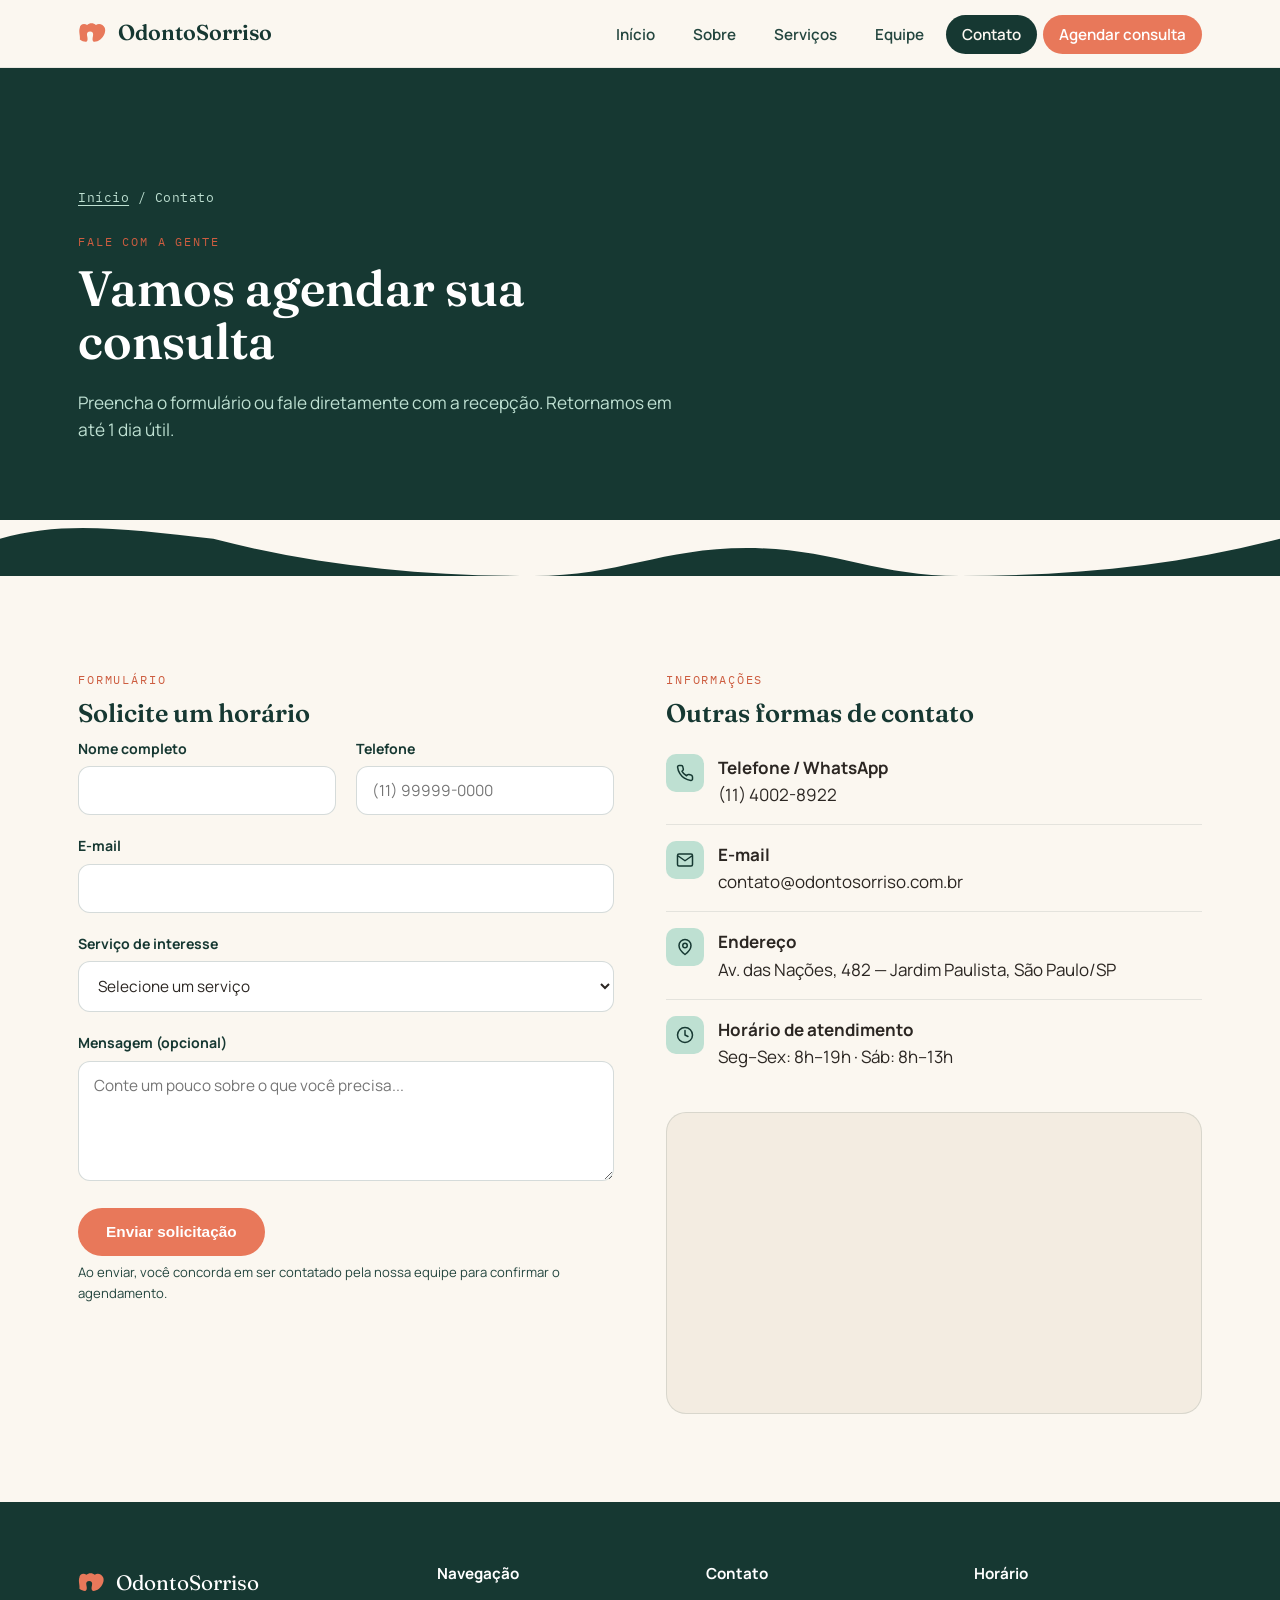
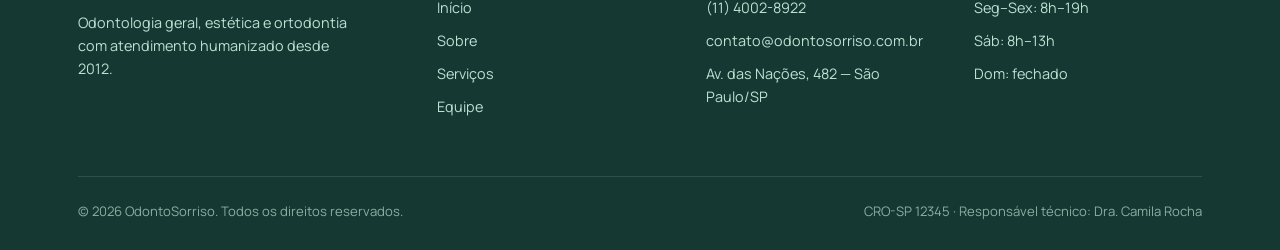
<file: skills/site-institucional/examples/odontosorriso/contato.html>
<!doctype html>
<html lang="pt-BR">
<head>
<meta charset="UTF-8">
<meta name="viewport" content="width=device-width, initial-scale=1.0">
<title>Contato | OdontoSorriso</title>
<meta name="description" content="Agende sua consulta na OdontoSorriso. Telefone, endereço, horário de atendimento e formulário de contato.">
<link rel="preconnect" href="https://fonts.googleapis.com">
<link href="https://fonts.googleapis.com/css2?family=Fraunces:opsz,wght@9..144,500;9..144,600;9..144,700&family=Manrope:wght@400;500;600;700;800&family=IBM+Plex+Mono:wght@400;500&display=swap" rel="stylesheet">
<link rel="stylesheet" href="css/style.css">
</head>
<body>

<header class="site-header">
  <nav class="nav">
    <a href="index.html" class="brand">
      <svg viewBox="0 0 40 30" fill="none"><path d="M2 8C2 3 8 1 12 4c3-3 9-3 12 0 4-3 10-1 12 4 2 5-1 12-6 16-3 2-5 3-8 3s-3-4-2-8c1-4-1-6-4-6s-5 2-4 6c1 4 1 8-2 8s-5-1-8-3C3 20 0 13 2 8Z" fill="#E8785A"/></svg>
      OdontoSorriso
    </a>
    <button class="nav-toggle" aria-label="Abrir menu" aria-expanded="false">
      <span></span><span></span><span></span>
    </button>
    <ul class="nav-links">
      <li><a href="index.html">Início</a></li>
      <li><a href="sobre.html">Sobre</a></li>
      <li><a href="servicos.html">Serviços</a></li>
      <li><a href="equipe.html">Equipe</a></li>
      <li><a href="contato.html">Contato</a></li>
      <li><a href="contato.html" class="nav-cta">Agendar consulta</a></li>
    </ul>
  </nav>
</header>

<main>
  <section class="page-hero">
    <div class="container">
      <div class="breadcrumb"><a href="index.html">Início</a> / Contato</div>
      <span class="eyebrow">Fale com a gente</span>
      <h1>Vamos agendar sua consulta</h1>
      <!-- PLACEHOLDER fonte: nenhuma -- "1 dia util" e ficticio, confirmar SLA real de resposta -->
      <p>Preencha o formulário ou fale diretamente com a recepção. Retornamos em até 1 dia útil.</p>
    </div>
    <svg class="smile-divider" viewBox="0 0 1200 60" preserveAspectRatio="none" aria-hidden="true">
      <path d="M0 0h1200v20c-100 30-200 40-300 40-80 0-120-30-200-30s-120 30-200 30c-100 0-200-10-300-40C120 10 60 0 0 20V0Z"/>
    </svg>
  </section>

  <section>
    <div class="container">
      <div class="contact-wrap">

        <div>
          <span class="eyebrow">Formulário</span>
          <h2>Solicite um horário</h2>
          <form id="contact-form" novalidate>
            <div class="grid grid-2" style="gap:20px">
              <div class="field">
                <label for="nome">Nome completo</label>
                <input type="text" id="nome" name="nome" required autocomplete="name">
              </div>
              <div class="field">
                <label for="telefone">Telefone</label>
                <input type="tel" id="telefone" name="telefone" required autocomplete="tel" placeholder="(11) 99999-0000">
              </div>
            </div>
            <div class="field">
              <label for="email">E-mail</label>
              <input type="email" id="email" name="email" required autocomplete="email">
            </div>
            <div class="field">
              <label for="servico">Serviço de interesse</label>
              <select id="servico" name="servico" required>
                <option value="" selected disabled>Selecione um serviço</option>
                <option>Odontologia geral</option>
                <option>Ortodontia</option>
                <option>Estética dental</option>
                <option>Implantes dentários</option>
                <option>Urgência odontológica</option>
                <option>Odontopediatria</option>
                <option>Ainda não sei</option>
              </select>
            </div>
            <div class="field">
              <label for="mensagem">Mensagem (opcional)</label>
              <textarea id="mensagem" name="mensagem" placeholder="Conte um pouco sobre o que você precisa..."></textarea>
            </div>
            <button type="submit" class="btn btn-primary">Enviar solicitação</button>
            <p class="form-note">Ao enviar, você concorda em ser contatado pela nossa equipe para confirmar o agendamento.</p>
            <div class="form-success" id="form-success">Solicitação enviada! Nossa equipe entrará em contato em breve para confirmar o melhor horário.</div>
          </form>
        </div>

        <div>
          <span class="eyebrow">Informações</span>
          <h2>Outras formas de contato</h2>
          <!-- PLACEHOLDER fonte: nenhuma -- telefone, e-mail, endereco e horario abaixo sao ficticios, substituir pelos dados reais -->
          <ul class="info-list">
            <li>
              <span class="icon-sm"><svg viewBox="0 0 24 24" fill="none" stroke-width="2" stroke-linecap="round" stroke-linejoin="round"><path d="M22 16.9v3a2 2 0 0 1-2.2 2 19.8 19.8 0 0 1-8.6-3.1 19.5 19.5 0 0 1-6-6 19.8 19.8 0 0 1-3.1-8.6A2 2 0 0 1 4.1 2h3a2 2 0 0 1 2 1.7c.1.9.3 1.8.6 2.7a2 2 0 0 1-.5 2.1L8 9.7a16 16 0 0 0 6 6l1.2-1.2a2 2 0 0 1 2.1-.5c.9.3 1.8.5 2.7.6a2 2 0 0 1 1.7 2Z"/></svg></span>
              <div><strong>Telefone / WhatsApp</strong><br>(11) 4002-8922</div>
            </li>
            <li>
              <span class="icon-sm"><svg viewBox="0 0 24 24" fill="none" stroke-width="2" stroke-linecap="round" stroke-linejoin="round"><path d="m2 6 10 7L22 6M4 4h16a2 2 0 0 1 2 2v12a2 2 0 0 1-2 2H4a2 2 0 0 1-2-2V6a2 2 0 0 1 2-2Z"/></svg></span>
              <div><strong>E-mail</strong><br>contato@odontosorriso.com.br</div>
            </li>
            <li>
              <span class="icon-sm"><svg viewBox="0 0 24 24" fill="none" stroke-width="2" stroke-linecap="round" stroke-linejoin="round"><path d="M20 10c0 6-8 12-8 12s-8-6-8-12a8 8 0 0 1 16 0Z"/><circle cx="12" cy="10" r="3"/></svg></span>
              <div><strong>Endereço</strong><br>Av. das Nações, 482 — Jardim Paulista, São Paulo/SP</div>
            </li>
            <li>
              <span class="icon-sm"><svg viewBox="0 0 24 24" fill="none" stroke-width="2" stroke-linecap="round" stroke-linejoin="round"><circle cx="12" cy="12" r="10"/><path d="M12 6v6l4 2"/></svg></span>
              <div><strong>Horário de atendimento</strong><br>Seg–Sex: 8h–19h · Sáb: 8h–13h</div>
            </li>
          </ul>

          <!-- PLACEHOLDER fonte: nenhuma -- mapa aponta para "Avenida Paulista", que nem bate com o endereco ficticio acima ("Av. das Nacoes, 482"); substituir pelo endereco real -->
          <div class="map-box">
            <iframe title="Mapa da localização da OdontoSorriso" loading="lazy"
              src="https://www.google.com/maps?q=Avenida%20Paulista%2C%20S%C3%A3o%20Paulo&output=embed">
            </iframe>
          </div>
        </div>

      </div>
    </div>
  </section>
</main>

<footer class="site-footer">
  <div class="container">
    <div class="footer-grid">
      <div>
        <div class="footer-brand">
          <svg viewBox="0 0 40 30" width="28" height="21" fill="none"><path d="M2 8C2 3 8 1 12 4c3-3 9-3 12 0 4-3 10-1 12 4 2 5-1 12-6 16-3 2-5 3-8 3s-3-4-2-8c1-4-1-6-4-6s-5 2-4 6c1 4 1 8-2 8s-5-1-8-3C3 20 0 13 2 8Z" fill="#E8785A"/></svg>
          OdontoSorriso
        </div>
        <!-- PLACEHOLDER fonte: nenhuma -- "desde 2012" e ficticio, substituir pelo ano real de fundacao -->
        <p style="font-size:.9rem;max-width:32ch">Odontologia geral, estética e ortodontia com atendimento humanizado desde 2012.</p>
      </div>
      <div>
        <h4>Navegação</h4>
        <ul>
          <li><a href="index.html">Início</a></li>
          <li><a href="sobre.html">Sobre</a></li>
          <li><a href="servicos.html">Serviços</a></li>
          <li><a href="equipe.html">Equipe</a></li>
        </ul>
      </div>
      <!-- PLACEHOLDER fonte: nenhuma -- telefone, e-mail e endereco sao ficticios, substituir pelos dados reais da clinica -->
      <div>
        <h4>Contato</h4>
        <ul>
          <li>(11) 4002-8922</li>
          <li>contato@odontosorriso.com.br</li>
          <li>Av. das Nações, 482 — São Paulo/SP</li>
        </ul>
      </div>
      <!-- PLACEHOLDER fonte: nenhuma -- horario de funcionamento e ficticio, confirmar com a clinica -->
      <div>
        <h4>Horário</h4>
        <ul>
          <li>Seg–Sex: 8h–19h</li>
          <li>Sáb: 8h–13h</li>
          <li>Dom: fechado</li>
        </ul>
      </div>
    </div>
    <!-- PLACEHOLDER fonte: nenhuma -- CRO-SP 12345 e "Dra. Camila Rocha" sao ficticios, substituir pelo responsavel tecnico real -->
    <div class="footer-bottom">
      <span>© 2026 OdontoSorriso. Todos os direitos reservados.</span>
      <span>CRO-SP 12345 · Responsável técnico: Dra. Camila Rocha</span>
    </div>
  </div>
</footer>

<script src="js/script.js"></script>
</body>
</html>
</file>
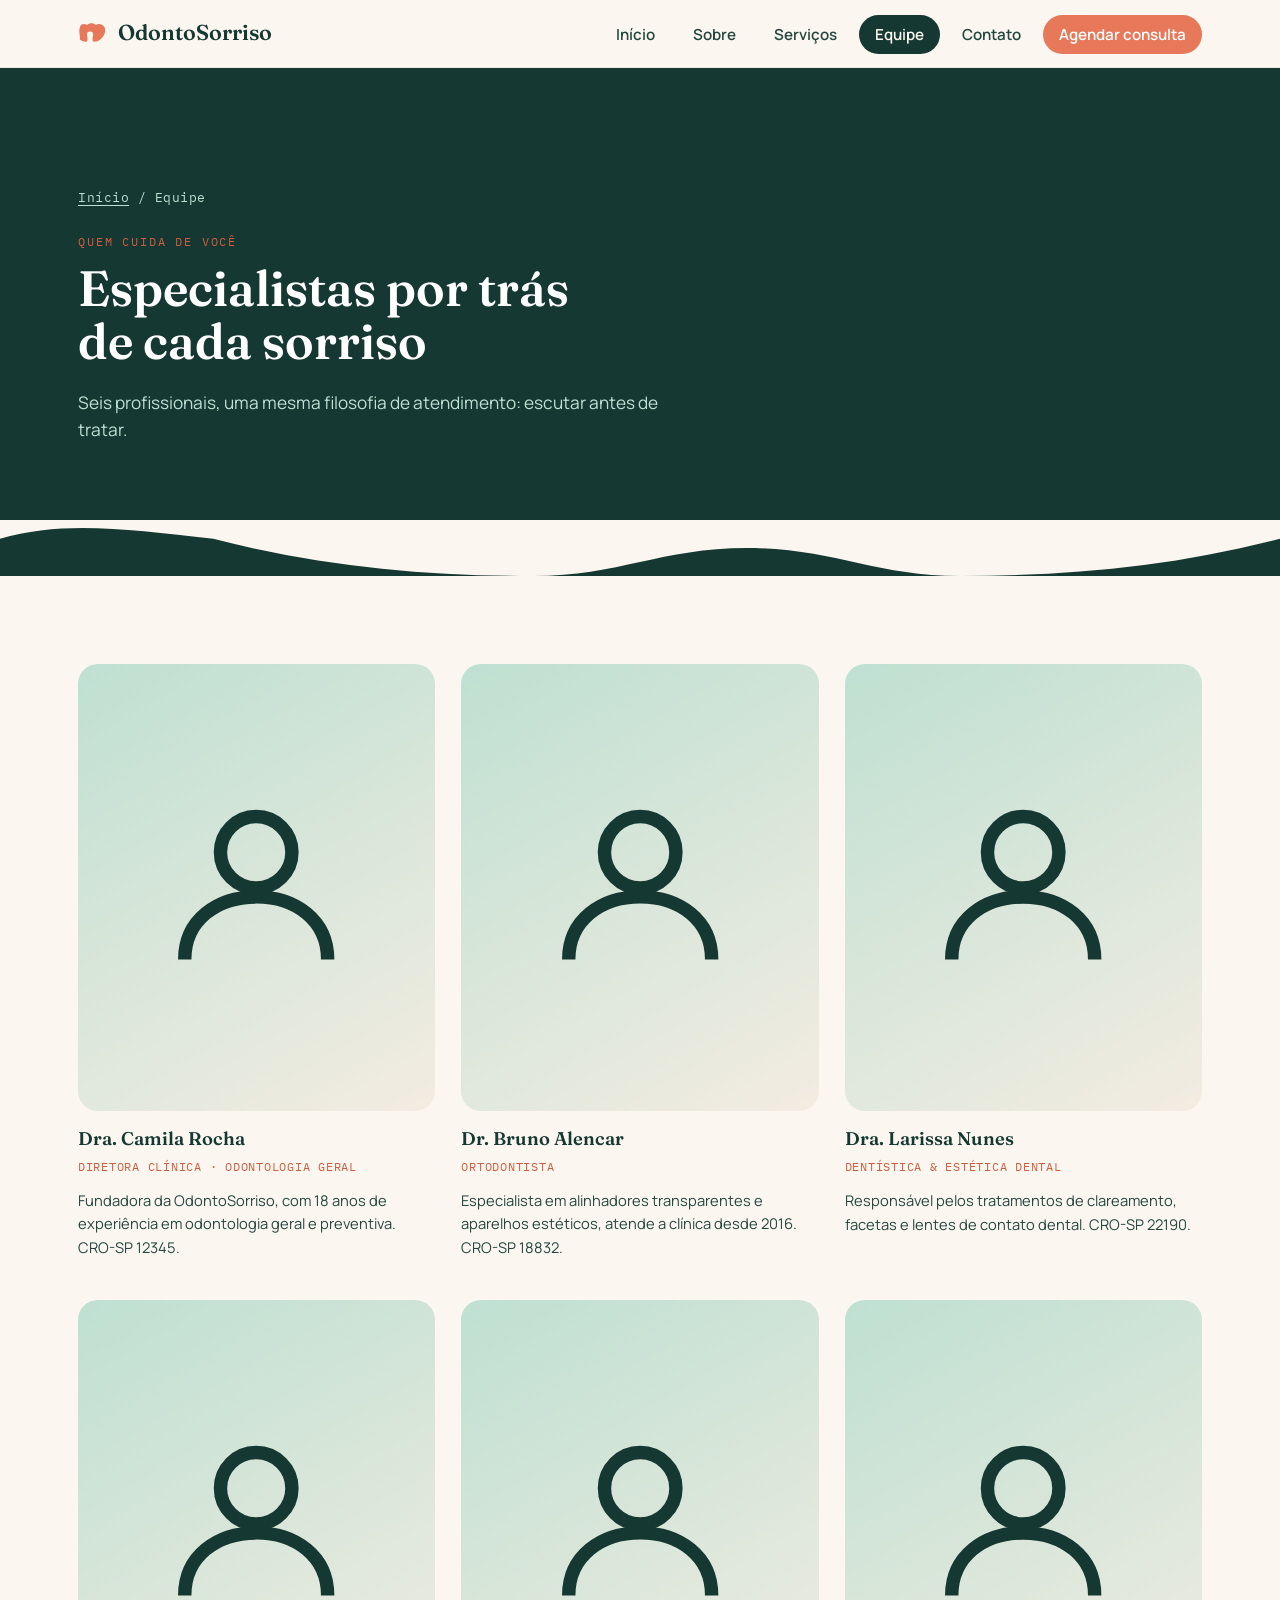
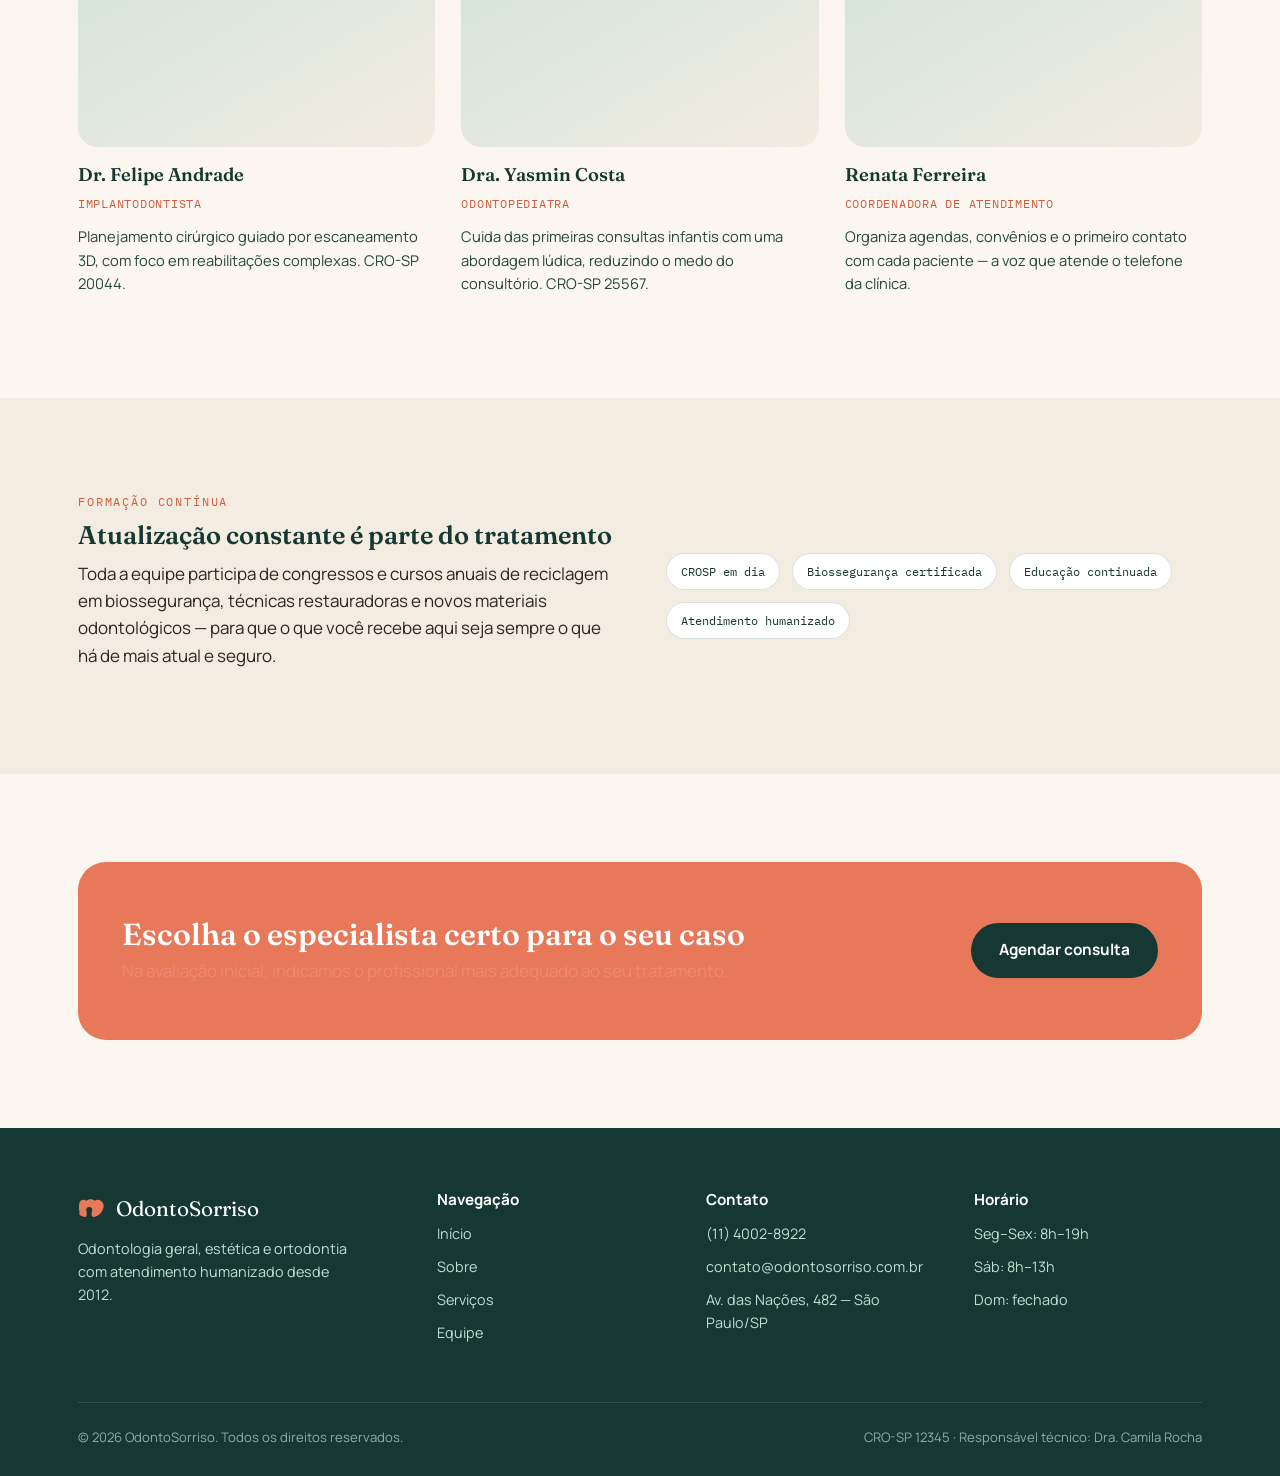
<file: skills/site-institucional/examples/odontosorriso/equipe.html>
<!doctype html>
<html lang="pt-BR">
<head>
<meta charset="UTF-8">
<meta name="viewport" content="width=device-width, initial-scale=1.0">
<title>Equipe | OdontoSorriso</title>
<meta name="description" content="Conheça os dentistas e especialistas da OdontoSorriso.">
<link rel="preconnect" href="https://fonts.googleapis.com">
<link href="https://fonts.googleapis.com/css2?family=Fraunces:opsz,wght@9..144,500;9..144,600;9..144,700&family=Manrope:wght@400;500;600;700;800&family=IBM+Plex+Mono:wght@400;500&display=swap" rel="stylesheet">
<link rel="stylesheet" href="css/style.css">
</head>
<body>

<header class="site-header">
  <nav class="nav">
    <a href="index.html" class="brand">
      <svg viewBox="0 0 40 30" fill="none"><path d="M2 8C2 3 8 1 12 4c3-3 9-3 12 0 4-3 10-1 12 4 2 5-1 12-6 16-3 2-5 3-8 3s-3-4-2-8c1-4-1-6-4-6s-5 2-4 6c1 4 1 8-2 8s-5-1-8-3C3 20 0 13 2 8Z" fill="#E8785A"/></svg>
      OdontoSorriso
    </a>
    <button class="nav-toggle" aria-label="Abrir menu" aria-expanded="false">
      <span></span><span></span><span></span>
    </button>
    <ul class="nav-links">
      <li><a href="index.html">Início</a></li>
      <li><a href="sobre.html">Sobre</a></li>
      <li><a href="servicos.html">Serviços</a></li>
      <li><a href="equipe.html">Equipe</a></li>
      <li><a href="contato.html">Contato</a></li>
      <li><a href="contato.html" class="nav-cta">Agendar consulta</a></li>
    </ul>
  </nav>
</header>

<main>
  <section class="page-hero">
    <div class="container">
      <div class="breadcrumb"><a href="index.html">Início</a> / Equipe</div>
      <span class="eyebrow">Quem cuida de você</span>
      <h1>Especialistas por trás de cada sorriso</h1>
      <p>Seis profissionais, uma mesma filosofia de atendimento: escutar antes de tratar.</p>
    </div>
    <svg class="smile-divider" viewBox="0 0 1200 60" preserveAspectRatio="none" aria-hidden="true">
      <path d="M0 0h1200v20c-100 30-200 40-300 40-80 0-120-30-200-30s-120 30-200 30c-100 0-200-10-300-40C120 10 60 0 0 20V0Z"/>
    </svg>
  </section>

  <section>
    <div class="container">
      <div class="grid grid-3">

        <!-- PLACEHOLDER fonte: nenhuma -- nome, cargo e CRO ficticios abaixo (Camila Rocha), substituir por profissional real -->
        <div class="person">
          <div class="avatar"><svg viewBox="0 0 24 24" fill="none" stroke="#163832" stroke-width="1.5"><circle cx="12" cy="8" r="4"/><path d="M4 20c0-4.4 3.6-7 8-7s8 2.6 8 7"/></svg></div>
          <h3>Dra. Camila Rocha</h3>
          <span class="role">Diretora clínica · Odontologia geral</span>
          <p class="bio">Fundadora da OdontoSorriso, com 18 anos de experiência em odontologia geral e preventiva. CRO-SP 12345.</p>
        </div>

        <!-- PLACEHOLDER fonte: nenhuma -- nome, cargo e CRO ficticios abaixo (Bruno Alencar), substituir por profissional real -->
        <div class="person">
          <div class="avatar"><svg viewBox="0 0 24 24" fill="none" stroke="#163832" stroke-width="1.5"><circle cx="12" cy="8" r="4"/><path d="M4 20c0-4.4 3.6-7 8-7s8 2.6 8 7"/></svg></div>
          <h3>Dr. Bruno Alencar</h3>
          <span class="role">Ortodontista</span>
          <p class="bio">Especialista em alinhadores transparentes e aparelhos estéticos, atende a clínica desde 2016. CRO-SP 18832.</p>
        </div>

        <!-- PLACEHOLDER fonte: nenhuma -- nome, cargo e CRO ficticios abaixo (Larissa Nunes), substituir por profissional real -->
        <div class="person">
          <div class="avatar"><svg viewBox="0 0 24 24" fill="none" stroke="#163832" stroke-width="1.5"><circle cx="12" cy="8" r="4"/><path d="M4 20c0-4.4 3.6-7 8-7s8 2.6 8 7"/></svg></div>
          <h3>Dra. Larissa Nunes</h3>
          <span class="role">Dentística &amp; estética dental</span>
          <p class="bio">Responsável pelos tratamentos de clareamento, facetas e lentes de contato dental. CRO-SP 22190.</p>
        </div>

        <!-- PLACEHOLDER fonte: nenhuma -- nome, cargo e CRO ficticios abaixo (Felipe Andrade), substituir por profissional real -->
        <div class="person">
          <div class="avatar"><svg viewBox="0 0 24 24" fill="none" stroke="#163832" stroke-width="1.5"><circle cx="12" cy="8" r="4"/><path d="M4 20c0-4.4 3.6-7 8-7s8 2.6 8 7"/></svg></div>
          <h3>Dr. Felipe Andrade</h3>
          <span class="role">Implantodontista</span>
          <p class="bio">Planejamento cirúrgico guiado por escaneamento 3D, com foco em reabilitações complexas. CRO-SP 20044.</p>
        </div>

        <!-- PLACEHOLDER fonte: nenhuma -- nome, cargo e CRO ficticios abaixo (Yasmin Costa), substituir por profissional real -->
        <div class="person">
          <div class="avatar"><svg viewBox="0 0 24 24" fill="none" stroke="#163832" stroke-width="1.5"><circle cx="12" cy="8" r="4"/><path d="M4 20c0-4.4 3.6-7 8-7s8 2.6 8 7"/></svg></div>
          <h3>Dra. Yasmin Costa</h3>
          <span class="role">Odontopediatra</span>
          <p class="bio">Cuida das primeiras consultas infantis com uma abordagem lúdica, reduzindo o medo do consultório. CRO-SP 25567.</p>
        </div>

        <!-- PLACEHOLDER fonte: nenhuma -- nome e cargo ficticios abaixo (Renata Ferreira), substituir por profissional real -->
        <div class="person">
          <div class="avatar"><svg viewBox="0 0 24 24" fill="none" stroke="#163832" stroke-width="1.5"><circle cx="12" cy="8" r="4"/><path d="M4 20c0-4.4 3.6-7 8-7s8 2.6 8 7"/></svg></div>
          <h3>Renata Ferreira</h3>
          <span class="role">Coordenadora de atendimento</span>
          <p class="bio">Organiza agendas, convênios e o primeiro contato com cada paciente — a voz que atende o telefone da clínica.</p>
        </div>

      </div>
    </div>
  </section>

  <section class="bg-dim">
    <div class="container">
      <div class="grid grid-2" style="align-items:center;gap:52px">
        <div>
          <span class="eyebrow">Formação contínua</span>
          <h2>Atualização constante é parte do tratamento</h2>
          <p>Toda a equipe participa de congressos e cursos anuais de reciclagem em biossegurança, técnicas restauradoras e novos materiais odontológicos — para que o que você recebe aqui seja sempre o que há de mais atual e seguro.</p>
        </div>
        <div class="badge-row">
          <span class="badge" style="background:#fff;color:var(--ink);border-color:rgba(22,56,50,.15)">CROSP em dia</span>
          <span class="badge" style="background:#fff;color:var(--ink);border-color:rgba(22,56,50,.15)">Biossegurança certificada</span>
          <span class="badge" style="background:#fff;color:var(--ink);border-color:rgba(22,56,50,.15)">Educação continuada</span>
          <span class="badge" style="background:#fff;color:var(--ink);border-color:rgba(22,56,50,.15)">Atendimento humanizado</span>
        </div>
      </div>
    </div>
  </section>

  <section>
    <div class="container">
      <div class="cta-band">
        <div>
          <h2>Escolha o especialista certo para o seu caso</h2>
          <p style="margin:0;color:#fff2">Na avaliação inicial, indicamos o profissional mais adequado ao seu tratamento.</p>
        </div>
        <a href="contato.html" class="btn btn-ink">Agendar consulta</a>
      </div>
    </div>
  </section>
</main>

<footer class="site-footer">
  <div class="container">
    <div class="footer-grid">
      <div>
        <div class="footer-brand">
          <svg viewBox="0 0 40 30" width="28" height="21" fill="none"><path d="M2 8C2 3 8 1 12 4c3-3 9-3 12 0 4-3 10-1 12 4 2 5-1 12-6 16-3 2-5 3-8 3s-3-4-2-8c1-4-1-6-4-6s-5 2-4 6c1 4 1 8-2 8s-5-1-8-3C3 20 0 13 2 8Z" fill="#E8785A"/></svg>
          OdontoSorriso
        </div>
        <!-- PLACEHOLDER fonte: nenhuma -- "desde 2012" e ficticio, substituir pelo ano real de fundacao -->
        <p style="font-size:.9rem;max-width:32ch">Odontologia geral, estética e ortodontia com atendimento humanizado desde 2012.</p>
      </div>
      <div>
        <h4>Navegação</h4>
        <ul>
          <li><a href="index.html">Início</a></li>
          <li><a href="sobre.html">Sobre</a></li>
          <li><a href="servicos.html">Serviços</a></li>
          <li><a href="equipe.html">Equipe</a></li>
        </ul>
      </div>
      <!-- PLACEHOLDER fonte: nenhuma -- telefone, e-mail e endereco sao ficticios, substituir pelos dados reais da clinica -->
      <div>
        <h4>Contato</h4>
        <ul>
          <li>(11) 4002-8922</li>
          <li>contato@odontosorriso.com.br</li>
          <li>Av. das Nações, 482 — São Paulo/SP</li>
        </ul>
      </div>
      <!-- PLACEHOLDER fonte: nenhuma -- horario de funcionamento e ficticio, confirmar com a clinica -->
      <div>
        <h4>Horário</h4>
        <ul>
          <li>Seg–Sex: 8h–19h</li>
          <li>Sáb: 8h–13h</li>
          <li>Dom: fechado</li>
        </ul>
      </div>
    </div>
    <!-- PLACEHOLDER fonte: nenhuma -- CRO-SP 12345 e "Dra. Camila Rocha" sao ficticios, substituir pelo responsavel tecnico real -->
    <div class="footer-bottom">
      <span>© 2026 OdontoSorriso. Todos os direitos reservados.</span>
      <span>CRO-SP 12345 · Responsável técnico: Dra. Camila Rocha</span>
    </div>
  </div>
</footer>

<script src="js/script.js"></script>
</body>
</html>
</file>
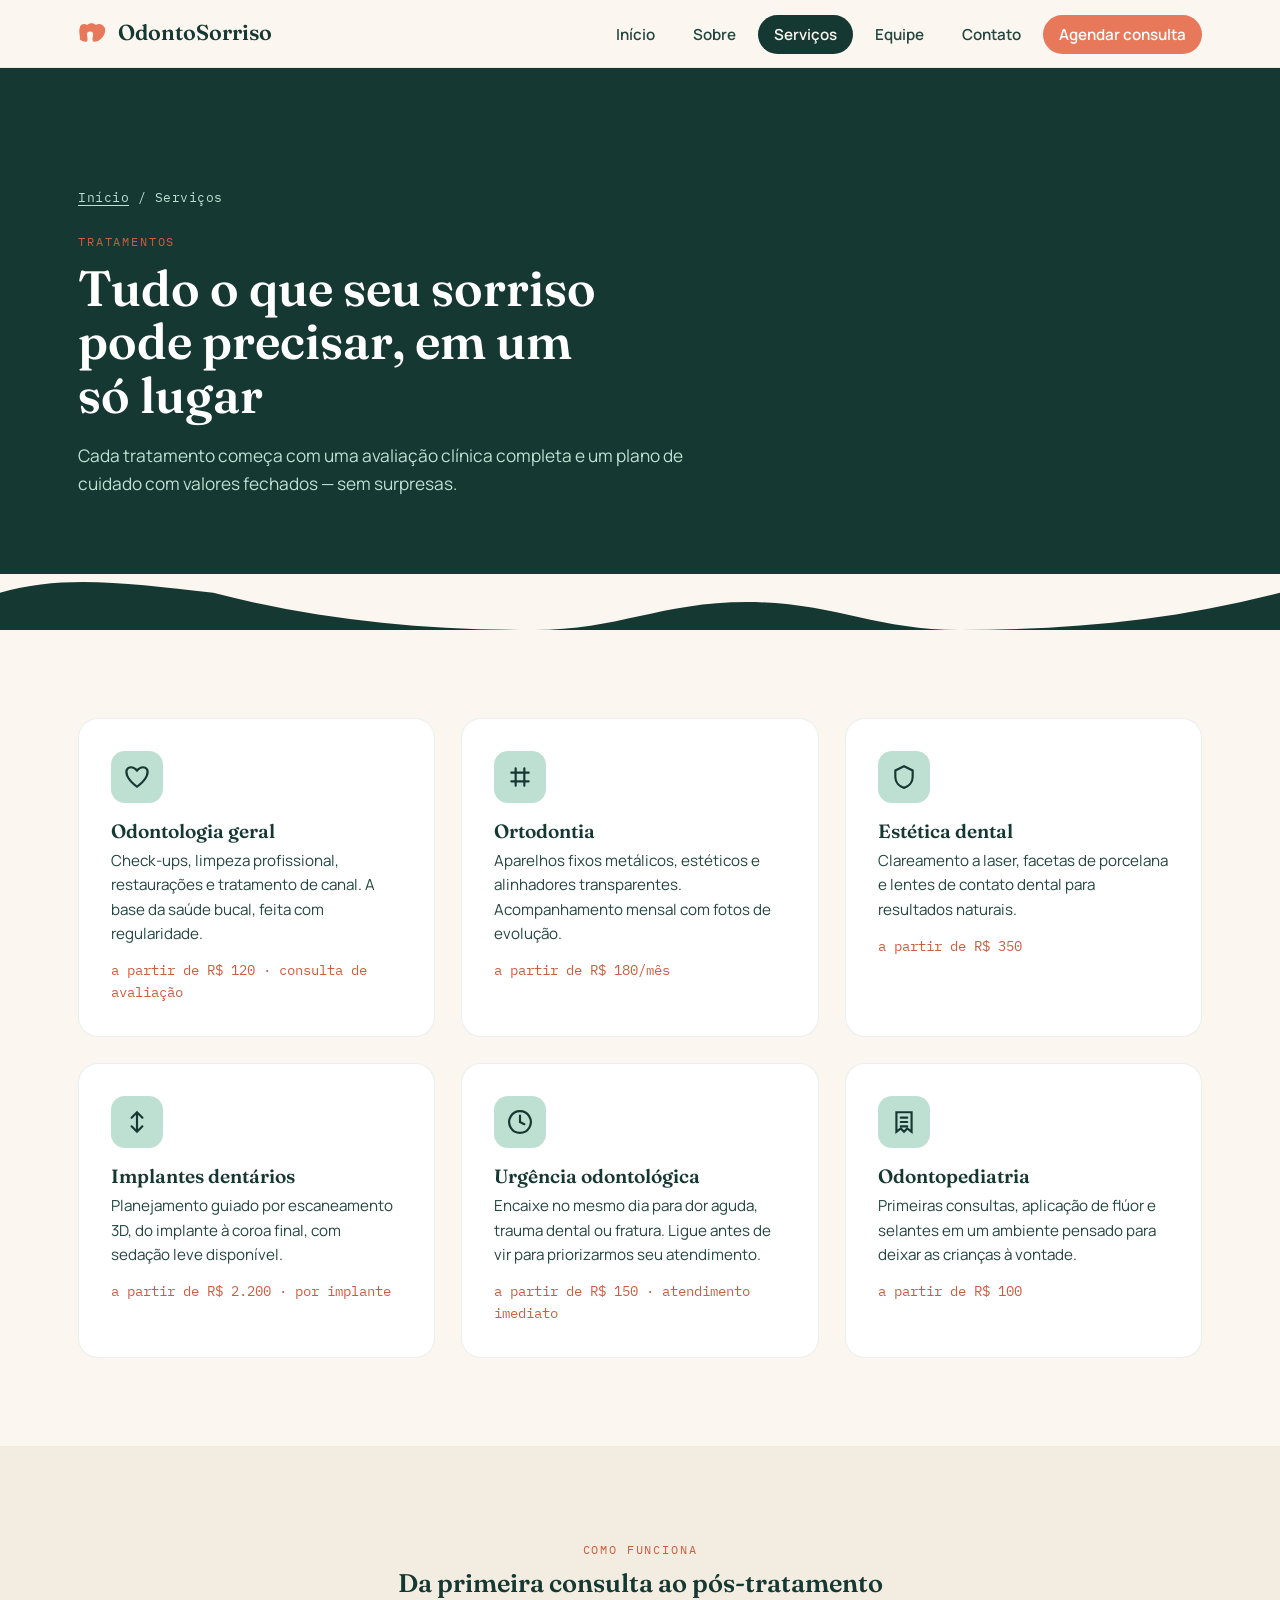
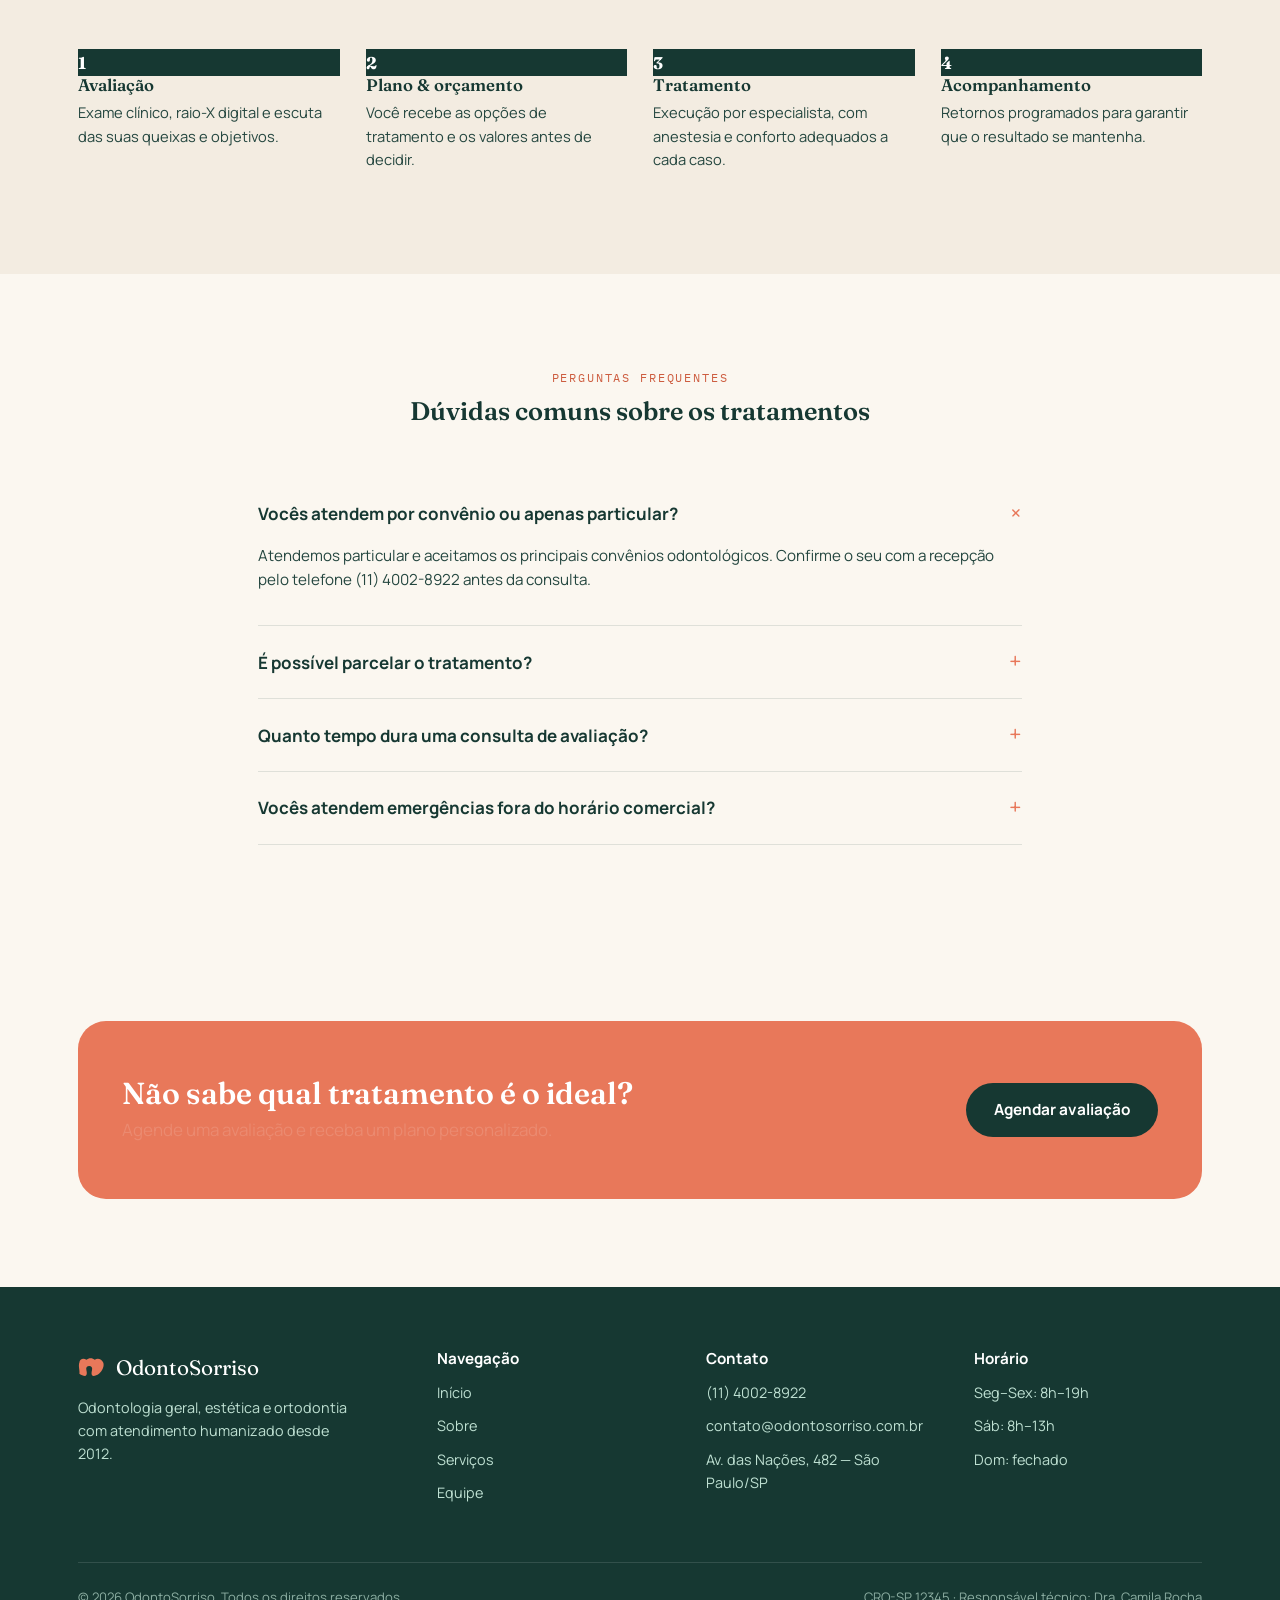
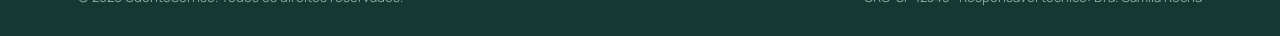
<file: skills/site-institucional/examples/odontosorriso/servicos.html>
<!doctype html>
<html lang="pt-BR">
<head>
<meta charset="UTF-8">
<meta name="viewport" content="width=device-width, initial-scale=1.0">
<title>Serviços | OdontoSorriso</title>
<meta name="description" content="Conheça os tratamentos da OdontoSorriso: odontologia geral, ortodontia, estética dental, implantes e mais.">
<link rel="preconnect" href="https://fonts.googleapis.com">
<link href="https://fonts.googleapis.com/css2?family=Fraunces:opsz,wght@9..144,500;9..144,600;9..144,700&family=Manrope:wght@400;500;600;700;800&family=IBM+Plex+Mono:wght@400;500&display=swap" rel="stylesheet">
<link rel="stylesheet" href="css/style.css">
</head>
<body>

<header class="site-header">
  <nav class="nav">
    <a href="index.html" class="brand">
      <svg viewBox="0 0 40 30" fill="none"><path d="M2 8C2 3 8 1 12 4c3-3 9-3 12 0 4-3 10-1 12 4 2 5-1 12-6 16-3 2-5 3-8 3s-3-4-2-8c1-4-1-6-4-6s-5 2-4 6c1 4 1 8-2 8s-5-1-8-3C3 20 0 13 2 8Z" fill="#E8785A"/></svg>
      OdontoSorriso
    </a>
    <button class="nav-toggle" aria-label="Abrir menu" aria-expanded="false">
      <span></span><span></span><span></span>
    </button>
    <ul class="nav-links">
      <li><a href="index.html">Início</a></li>
      <li><a href="sobre.html">Sobre</a></li>
      <li><a href="servicos.html">Serviços</a></li>
      <li><a href="equipe.html">Equipe</a></li>
      <li><a href="contato.html">Contato</a></li>
      <li><a href="contato.html" class="nav-cta">Agendar consulta</a></li>
    </ul>
  </nav>
</header>

<main>
  <section class="page-hero">
    <div class="container">
      <div class="breadcrumb"><a href="index.html">Início</a> / Serviços</div>
      <span class="eyebrow">Tratamentos</span>
      <h1>Tudo o que seu sorriso pode precisar, em um só lugar</h1>
      <p>Cada tratamento começa com uma avaliação clínica completa e um plano de cuidado com valores fechados — sem surpresas.</p>
    </div>
    <svg class="smile-divider" viewBox="0 0 1200 60" preserveAspectRatio="none" aria-hidden="true">
      <path d="M0 0h1200v20c-100 30-200 40-300 40-80 0-120-30-200-30s-120 30-200 30c-100 0-200-10-300-40C120 10 60 0 0 20V0Z"/>
    </svg>
  </section>

  <section>
    <div class="container">
      <!-- PLACEHOLDER fonte: nenhuma -- todos os precos "a partir de R$" desta grade sao ficticios, substituir pela tabela real -->
      <div class="grid grid-3">

        <div class="card">
          <div class="icon"><svg viewBox="0 0 24 24" fill="none" stroke-width="2" stroke-linecap="round"><path d="M12 21s-7-5.2-9-10C1 6 3 3 6.5 3 9 3 11 4.8 12 6c1-1.2 3-3 5.5-3C21 3 23 6 21 11c-2 4.8-9 10-9 10Z"/></svg></div>
          <h3>Odontologia geral</h3>
          <p>Check-ups, limpeza profissional, restaurações e tratamento de canal. A base da saúde bucal, feita com regularidade.</p>
          <span class="price">a partir de R$ 120 · consulta de avaliação</span>
        </div>

        <div class="card">
          <div class="icon"><svg viewBox="0 0 24 24" fill="none" stroke-width="2" stroke-linecap="round"><path d="M4 8h16M4 16h16M8 4v16M16 4v16"/></svg></div>
          <h3>Ortodontia</h3>
          <p>Aparelhos fixos metálicos, estéticos e alinhadores transparentes. Acompanhamento mensal com fotos de evolução.</p>
          <span class="price">a partir de R$ 180/mês</span>
        </div>

        <!-- PLACEHOLDER fonte: nenhuma -- preco ficticio abaixo (estetica dental), substituir pela tabela real -->
        <div class="card">
          <div class="icon"><svg viewBox="0 0 24 24" fill="none" stroke-width="2" stroke-linecap="round"><path d="M12 2 4 6v6c0 5 3.4 8.7 8 10 4.6-1.3 8-5 8-10V6l-8-4Z"/></svg></div>
          <h3>Estética dental</h3>
          <p>Clareamento a laser, facetas de porcelana e lentes de contato dental para resultados naturais.</p>
          <span class="price">a partir de R$ 350</span>
        </div>

        <!-- PLACEHOLDER fonte: nenhuma -- preco ficticio abaixo (implantes), substituir pela tabela real -->
        <div class="card">
          <div class="icon"><svg viewBox="0 0 24 24" fill="none" stroke-width="2" stroke-linecap="round"><path d="M12 3v18M7 8l5-5 5 5M7 16l5 5 5-5"/></svg></div>
          <h3>Implantes dentários</h3>
          <p>Planejamento guiado por escaneamento 3D, do implante à coroa final, com sedação leve disponível.</p>
          <span class="price">a partir de R$ 2.200 · por implante</span>
        </div>

        <!-- PLACEHOLDER fonte: nenhuma -- preco e "mesmo dia" ficticios abaixo (urgencia), substituir pela info real -->
        <div class="card">
          <div class="icon"><svg viewBox="0 0 24 24" fill="none" stroke-width="2" stroke-linecap="round"><path d="M12 6v6l4 2M12 2a10 10 0 1 0 .001 0Z"/></svg></div>
          <h3>Urgência odontológica</h3>
          <p>Encaixe no mesmo dia para dor aguda, trauma dental ou fratura. Ligue antes de vir para priorizarmos seu atendimento.</p>
          <span class="price">a partir de R$ 150 · atendimento imediato</span>
        </div>

        <!-- PLACEHOLDER fonte: nenhuma -- preco ficticio abaixo (odontopediatria), substituir pela tabela real -->
        <div class="card">
          <div class="icon"><svg viewBox="0 0 24 24" fill="none" stroke-width="2" stroke-linecap="round"><path d="M9 12h6M9 16h6M9 8h6M5 3h14v18l-4-3-3 3-3-3-4 3V3Z"/></svg></div>
          <h3>Odontopediatria</h3>
          <p>Primeiras consultas, aplicação de flúor e selantes em um ambiente pensado para deixar as crianças à vontade.</p>
          <span class="price">a partir de R$ 100</span>
        </div>

      </div>
    </div>
  </section>

  <!-- PROCESS -->
  <section class="bg-dim">
    <div class="container">
      <div class="section-head center">
        <span class="eyebrow">Como funciona</span>
        <h2>Da primeira consulta ao pós-tratamento</h2>
      </div>
      <div class="grid grid-4">
        <div>
          <div class="icon" style="background:var(--ink)"><span style="color:#fff;font-family:var(--font-display);font-weight:700">1</span></div>
          <h3 style="font-size:1.05rem">Avaliação</h3>
          <p style="font-size:.92rem;color:var(--ink-soft)">Exame clínico, raio-X digital e escuta das suas queixas e objetivos.</p>
        </div>
        <div>
          <div class="icon" style="background:var(--ink)"><span style="color:#fff;font-family:var(--font-display);font-weight:700">2</span></div>
          <h3 style="font-size:1.05rem">Plano &amp; orçamento</h3>
          <p style="font-size:.92rem;color:var(--ink-soft)">Você recebe as opções de tratamento e os valores antes de decidir.</p>
        </div>
        <div>
          <div class="icon" style="background:var(--ink)"><span style="color:#fff;font-family:var(--font-display);font-weight:700">3</span></div>
          <h3 style="font-size:1.05rem">Tratamento</h3>
          <p style="font-size:.92rem;color:var(--ink-soft)">Execução por especialista, com anestesia e conforto adequados a cada caso.</p>
        </div>
        <div>
          <div class="icon" style="background:var(--ink)"><span style="color:#fff;font-family:var(--font-display);font-weight:700">4</span></div>
          <h3 style="font-size:1.05rem">Acompanhamento</h3>
          <p style="font-size:.92rem;color:var(--ink-soft)">Retornos programados para garantir que o resultado se mantenha.</p>
        </div>
      </div>
    </div>
  </section>

  <!-- FAQ -->
  <section>
    <div class="container" style="max-width:820px">
      <div class="section-head center">
        <span class="eyebrow">Perguntas frequentes</span>
        <h2>Dúvidas comuns sobre os tratamentos</h2>
      </div>

      <!-- PLACEHOLDER fonte: nenhuma -- telefone (11) 4002-8922 citado na resposta abaixo e ficticio -->
      <details class="faq" open>
        <summary>Vocês atendem por convênio ou apenas particular?</summary>
        <p>Atendemos particular e aceitamos os principais convênios odontológicos. Confirme o seu com a recepção pelo telefone (11) 4002-8922 antes da consulta.</p>
      </details>
      <!-- PLACEHOLDER fonte: nenhuma -- "6x sem juros" e ficticio, confirmar politica real de parcelamento -->
      <details class="faq">
        <summary>É possível parcelar o tratamento?</summary>
        <p>Sim. Tratamentos como ortodontia e implantes podem ser parcelados diretamente na clínica, sem juros em até 6x no cartão.</p>
      </details>
      <!-- PLACEHOLDER fonte: nenhuma -- "40 minutos" e ficticio, confirmar duracao real da consulta -->
      <details class="faq">
        <summary>Quanto tempo dura uma consulta de avaliação?</summary>
        <p>Em média 40 minutos, incluindo exame clínico, radiografia (quando necessária) e explicação do plano de tratamento.</p>
      </details>
      <!-- PLACEHOLDER fonte: nenhuma -- "mesmo dia" e ficticio, confirmar capacidade real de encaixe -->
      <details class="faq">
        <summary>Vocês atendem emergências fora do horário comercial?</summary>
        <p>Emergências durante a semana têm encaixe prioritário no mesmo dia. Fora do horário, oriente-se pela mensagem automática do nosso telefone com o contato de plantão.</p>
      </details>
    </div>
  </section>

  <section>
    <div class="container">
      <div class="cta-band">
        <div>
          <h2>Não sabe qual tratamento é o ideal?</h2>
          <p style="margin:0;color:#fff2">Agende uma avaliação e receba um plano personalizado.</p>
        </div>
        <a href="contato.html" class="btn btn-ink">Agendar avaliação</a>
      </div>
    </div>
  </section>
</main>

<footer class="site-footer">
  <div class="container">
    <div class="footer-grid">
      <div>
        <div class="footer-brand">
          <svg viewBox="0 0 40 30" width="28" height="21" fill="none"><path d="M2 8C2 3 8 1 12 4c3-3 9-3 12 0 4-3 10-1 12 4 2 5-1 12-6 16-3 2-5 3-8 3s-3-4-2-8c1-4-1-6-4-6s-5 2-4 6c1 4 1 8-2 8s-5-1-8-3C3 20 0 13 2 8Z" fill="#E8785A"/></svg>
          OdontoSorriso
        </div>
        <!-- PLACEHOLDER fonte: nenhuma -- "desde 2012" e ficticio, substituir pelo ano real de fundacao -->
        <p style="font-size:.9rem;max-width:32ch">Odontologia geral, estética e ortodontia com atendimento humanizado desde 2012.</p>
      </div>
      <div>
        <h4>Navegação</h4>
        <ul>
          <li><a href="index.html">Início</a></li>
          <li><a href="sobre.html">Sobre</a></li>
          <li><a href="servicos.html">Serviços</a></li>
          <li><a href="equipe.html">Equipe</a></li>
        </ul>
      </div>
      <!-- PLACEHOLDER fonte: nenhuma -- telefone, e-mail e endereco sao ficticios, substituir pelos dados reais da clinica -->
      <div>
        <h4>Contato</h4>
        <ul>
          <li>(11) 4002-8922</li>
          <li>contato@odontosorriso.com.br</li>
          <li>Av. das Nações, 482 — São Paulo/SP</li>
        </ul>
      </div>
      <!-- PLACEHOLDER fonte: nenhuma -- horario de funcionamento e ficticio, confirmar com a clinica -->
      <div>
        <h4>Horário</h4>
        <ul>
          <li>Seg–Sex: 8h–19h</li>
          <li>Sáb: 8h–13h</li>
          <li>Dom: fechado</li>
        </ul>
      </div>
    </div>
    <!-- PLACEHOLDER fonte: nenhuma -- CRO-SP 12345 e "Dra. Camila Rocha" sao ficticios, substituir pelo responsavel tecnico real -->
    <div class="footer-bottom">
      <span>© 2026 OdontoSorriso. Todos os direitos reservados.</span>
      <span>CRO-SP 12345 · Responsável técnico: Dra. Camila Rocha</span>
    </div>
  </div>
</footer>

<script src="js/script.js"></script>
</body>
</html>
</file>
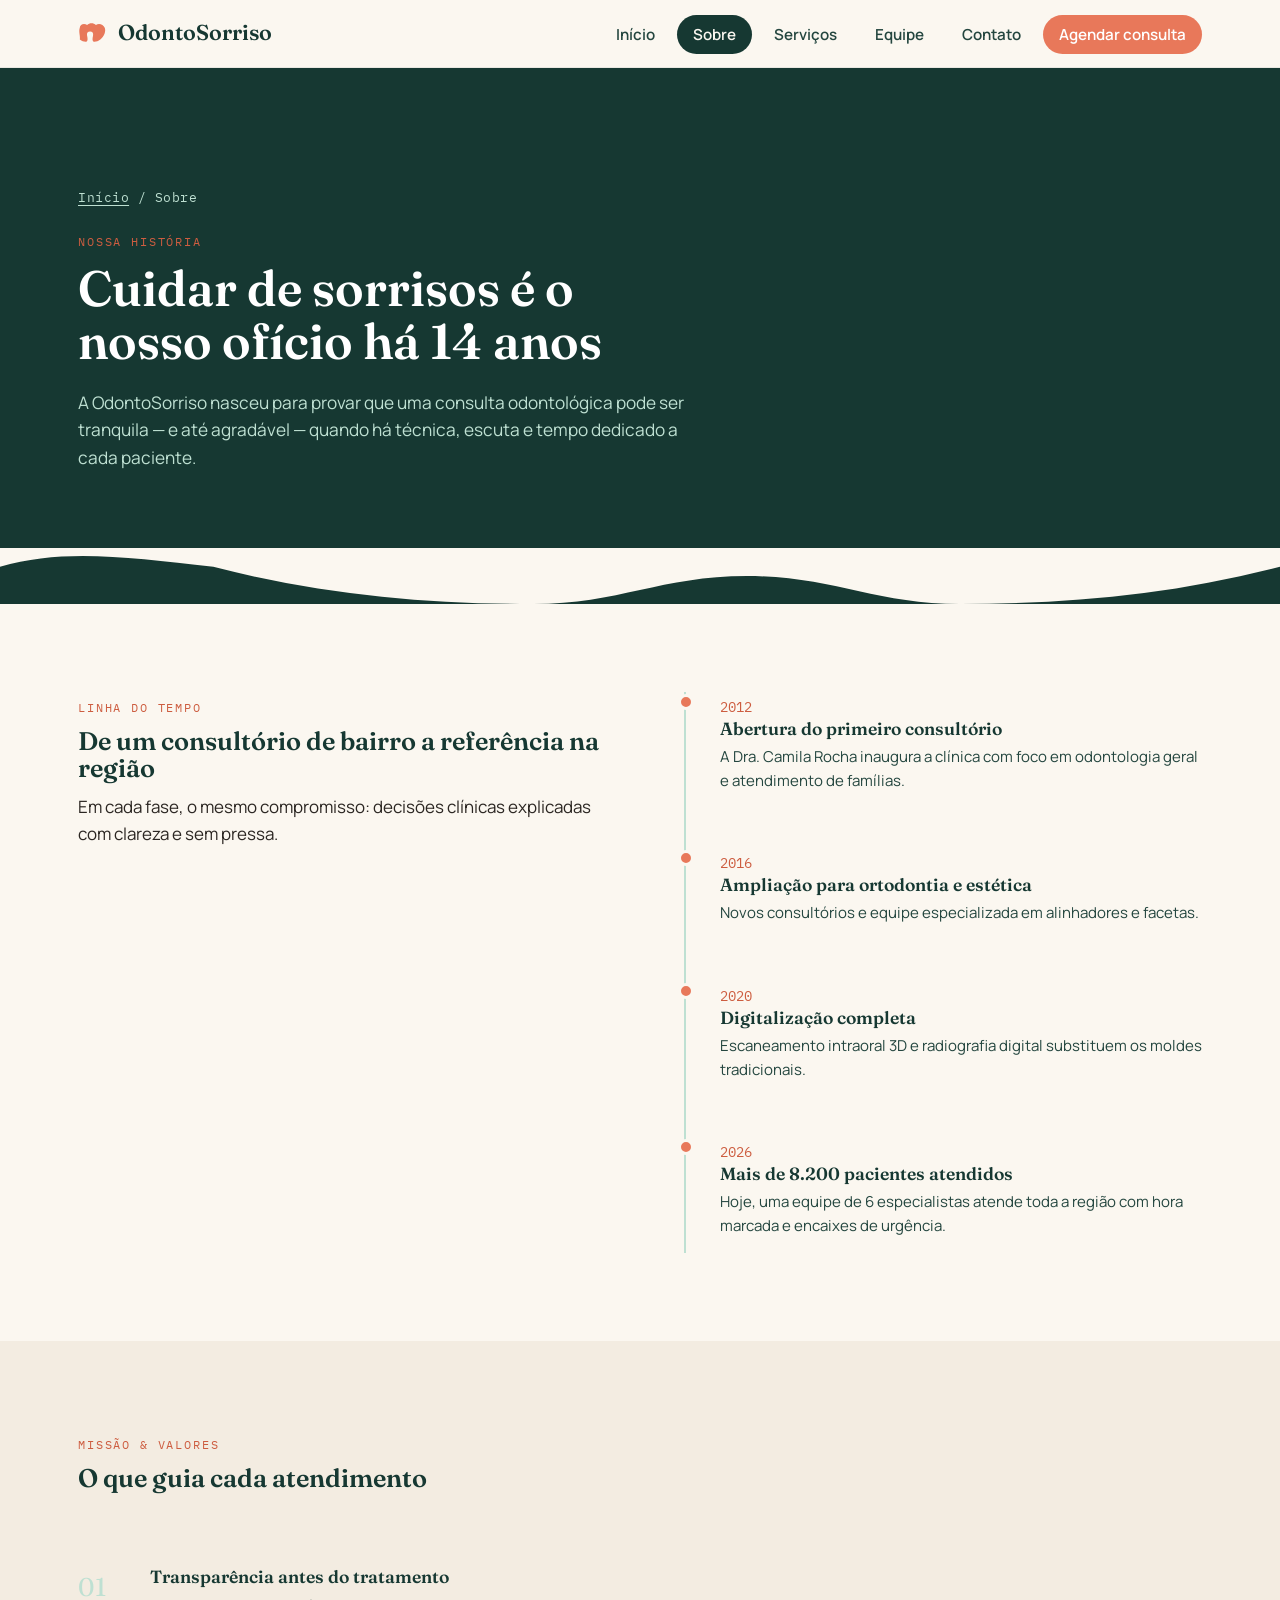
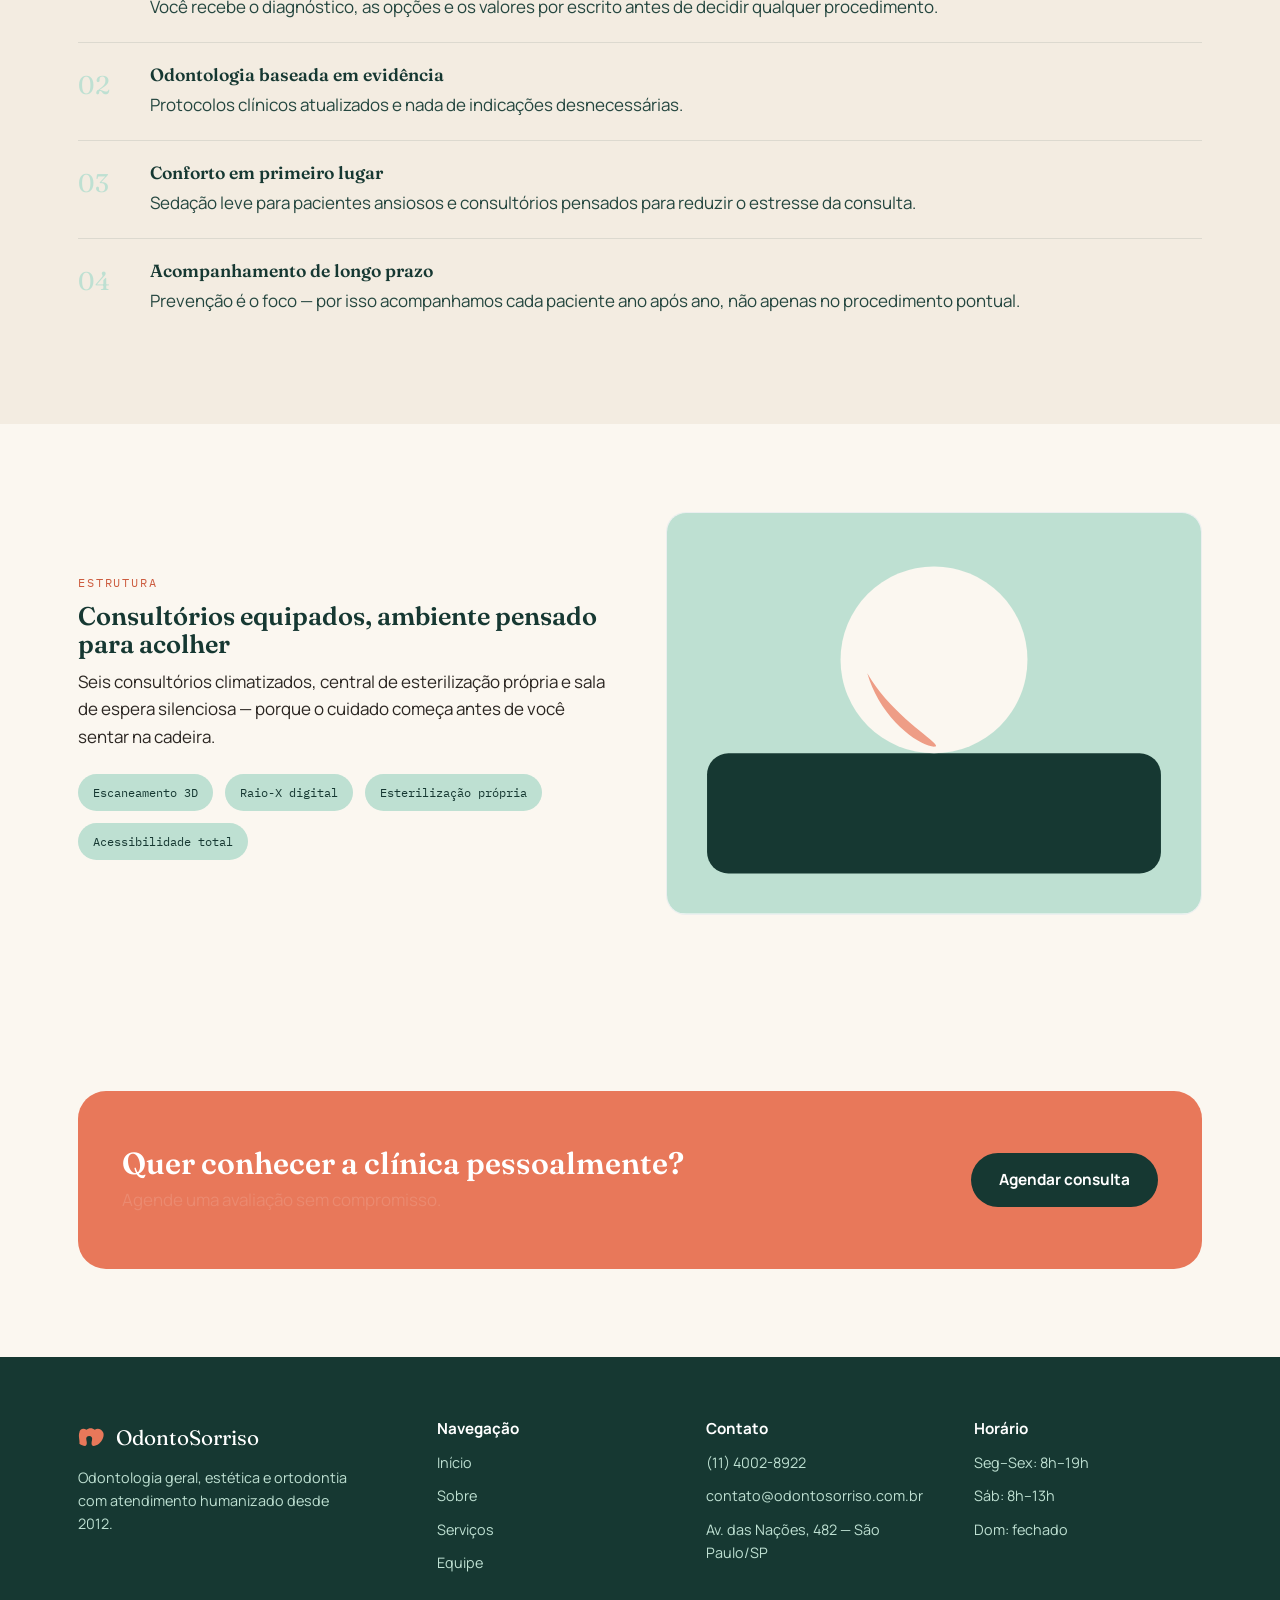
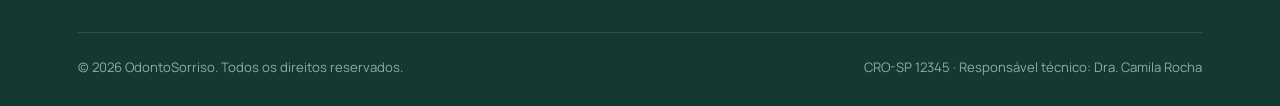
<file: skills/site-institucional/examples/odontosorriso/sobre.html>
<!doctype html>
<html lang="pt-BR">
<head>
<meta charset="UTF-8">
<meta name="viewport" content="width=device-width, initial-scale=1.0">
<title>Sobre a Clínica | OdontoSorriso</title>
<!-- PLACEHOLDER fonte: nenhuma -- "14 anos de atuacao" abaixo e ficticio; texto indexavel por buscadores, corrigir antes de publicar (nao basta o comentario) -->
<meta name="description" content="Conheça a história, missão e valores da OdontoSorriso, clínica odontológica com 14 anos de atuação.">
<link rel="preconnect" href="https://fonts.googleapis.com">
<link href="https://fonts.googleapis.com/css2?family=Fraunces:opsz,wght@9..144,500;9..144,600;9..144,700&family=Manrope:wght@400;500;600;700;800&family=IBM+Plex+Mono:wght@400;500&display=swap" rel="stylesheet">
<link rel="stylesheet" href="css/style.css">
</head>
<body>

<header class="site-header">
  <nav class="nav">
    <a href="index.html" class="brand">
      <svg viewBox="0 0 40 30" fill="none"><path d="M2 8C2 3 8 1 12 4c3-3 9-3 12 0 4-3 10-1 12 4 2 5-1 12-6 16-3 2-5 3-8 3s-3-4-2-8c1-4-1-6-4-6s-5 2-4 6c1 4 1 8-2 8s-5-1-8-3C3 20 0 13 2 8Z" fill="#E8785A"/></svg>
      OdontoSorriso
    </a>
    <button class="nav-toggle" aria-label="Abrir menu" aria-expanded="false">
      <span></span><span></span><span></span>
    </button>
    <ul class="nav-links">
      <li><a href="index.html">Início</a></li>
      <li><a href="sobre.html">Sobre</a></li>
      <li><a href="servicos.html">Serviços</a></li>
      <li><a href="equipe.html">Equipe</a></li>
      <li><a href="contato.html">Contato</a></li>
      <li><a href="contato.html" class="nav-cta">Agendar consulta</a></li>
    </ul>
  </nav>
</header>

<main>
  <section class="page-hero">
    <div class="container">
      <div class="breadcrumb"><a href="index.html">Início</a> / Sobre</div>
      <!-- PLACEHOLDER fonte: nenhuma — "14 anos" é fictício, substituir pelo tempo real de atuação -->
      <span class="eyebrow">Nossa história</span>
      <h1>Cuidar de sorrisos é o nosso ofício há 14 anos</h1>
      <p>A OdontoSorriso nasceu para provar que uma consulta odontológica pode ser tranquila — e até agradável — quando há técnica, escuta e tempo dedicado a cada paciente.</p>
    </div>
    <svg class="smile-divider" viewBox="0 0 1200 60" preserveAspectRatio="none" aria-hidden="true">
      <path d="M0 0h1200v20c-100 30-200 40-300 40-80 0-120-30-200-30s-120 30-200 30c-100 0-200-10-300-40C120 10 60 0 0 20V0Z"/>
    </svg>
  </section>

  <!-- TIMELINE -->
  <section>
    <div class="container">
      <div class="grid grid-2" style="gap:60px;align-items:start">
        <div>
          <span class="eyebrow">Linha do tempo</span>
          <h2>De um consultório de bairro a referência na região</h2>
          <p>Em cada fase, o mesmo compromisso: decisões clínicas explicadas com clareza e sem pressa.</p>
        </div>
        <!-- PLACEHOLDER fonte: nenhuma — toda a linha do tempo (anos, marcos e "Dra. Camila Rocha") é fictícia, substituir pela história real da clínica -->
        <div class="timeline">
          <div class="timeline-item">
            <span class="yr">2012</span>
            <h3 style="font-size:1.1rem">Abertura do primeiro consultório</h3>
            <p style="color:var(--ink-soft);font-size:.94rem">A Dra. Camila Rocha inaugura a clínica com foco em odontologia geral e atendimento de famílias.</p>
          </div>
          <div class="timeline-item">
            <span class="yr">2016</span>
            <h3 style="font-size:1.1rem">Ampliação para ortodontia e estética</h3>
            <p style="color:var(--ink-soft);font-size:.94rem">Novos consultórios e equipe especializada em alinhadores e facetas.</p>
          </div>
          <div class="timeline-item">
            <span class="yr">2020</span>
            <h3 style="font-size:1.1rem">Digitalização completa</h3>
            <p style="color:var(--ink-soft);font-size:.94rem">Escaneamento intraoral 3D e radiografia digital substituem os moldes tradicionais.</p>
          </div>
          <div class="timeline-item">
            <span class="yr">2026</span>
            <h3 style="font-size:1.1rem">Mais de 8.200 pacientes atendidos</h3>
            <p style="color:var(--ink-soft);font-size:.94rem">Hoje, uma equipe de 6 especialistas atende toda a região com hora marcada e encaixes de urgência.</p>
          </div>
        </div>
      </div>
    </div>
  </section>

  <!-- MISSION / VALUES -->
  <section class="bg-dim">
    <div class="container">
      <div class="section-head">
        <span class="eyebrow">Missão &amp; valores</span>
        <h2>O que guia cada atendimento</h2>
      </div>
      <div>
        <div class="value-row">
          <span class="num">01</span>
          <div>
            <h3 style="font-size:1.1rem">Transparência antes do tratamento</h3>
            <p style="color:var(--ink-soft);margin:0">Você recebe o diagnóstico, as opções e os valores por escrito antes de decidir qualquer procedimento.</p>
          </div>
        </div>
        <div class="value-row">
          <span class="num">02</span>
          <div>
            <h3 style="font-size:1.1rem">Odontologia baseada em evidência</h3>
            <p style="color:var(--ink-soft);margin:0">Protocolos clínicos atualizados e nada de indicações desnecessárias.</p>
          </div>
        </div>
        <div class="value-row">
          <span class="num">03</span>
          <div>
            <h3 style="font-size:1.1rem">Conforto em primeiro lugar</h3>
            <p style="color:var(--ink-soft);margin:0">Sedação leve para pacientes ansiosos e consultórios pensados para reduzir o estresse da consulta.</p>
          </div>
        </div>
        <div class="value-row">
          <span class="num">04</span>
          <div>
            <h3 style="font-size:1.1rem">Acompanhamento de longo prazo</h3>
            <p style="color:var(--ink-soft);margin:0">Prevenção é o foco — por isso acompanhamos cada paciente ano após ano, não apenas no procedimento pontual.</p>
          </div>
        </div>
      </div>
    </div>
  </section>

  <!-- FACILITY -->
  <section>
    <div class="container">
      <div class="grid grid-2" style="align-items:center;gap:52px">
        <div>
          <span class="eyebrow">Estrutura</span>
          <h2>Consultórios equipados, ambiente pensado para acolher</h2>
          <!-- PLACEHOLDER fonte: nenhuma — "seis consultórios" é fictício, confirmar número real de consultórios -->
          <p>Seis consultórios climatizados, central de esterilização própria e sala de espera silenciosa — porque o cuidado começa antes de você sentar na cadeira.</p>
          <div class="badge-row" style="margin-top:24px">
            <span class="badge" style="background:var(--mint);color:var(--ink);border-color:transparent">Escaneamento 3D</span>
            <span class="badge" style="background:var(--mint);color:var(--ink);border-color:transparent">Raio-X digital</span>
            <span class="badge" style="background:var(--mint);color:var(--ink);border-color:transparent">Esterilização própria</span>
            <span class="badge" style="background:var(--mint);color:var(--ink);border-color:transparent">Acessibilidade total</span>
          </div>
        </div>
        <div class="card" style="padding:0;overflow:hidden">
          <svg viewBox="0 0 400 300" width="100%" height="100%" style="display:block">
            <rect width="400" height="300" fill="#BEE0D2"/>
            <rect x="30" y="180" width="340" height="90" rx="16" fill="#163832"/>
            <circle cx="200" cy="110" r="70" fill="#FBF7F0"/>
            <path d="M150 120c20 35 60 55 50 55s-40-20-50-55Z" fill="#E8785A" opacity=".7"/>
          </svg>
        </div>
      </div>
    </div>
  </section>

  <section>
    <div class="container">
      <div class="cta-band">
        <div>
          <h2>Quer conhecer a clínica pessoalmente?</h2>
          <p style="margin:0;color:#fff2">Agende uma avaliação sem compromisso.</p>
        </div>
        <a href="contato.html" class="btn btn-ink">Agendar consulta</a>
      </div>
    </div>
  </section>
</main>

<footer class="site-footer">
  <div class="container">
    <div class="footer-grid">
      <div>
        <div class="footer-brand">
          <svg viewBox="0 0 40 30" width="28" height="21" fill="none"><path d="M2 8C2 3 8 1 12 4c3-3 9-3 12 0 4-3 10-1 12 4 2 5-1 12-6 16-3 2-5 3-8 3s-3-4-2-8c1-4-1-6-4-6s-5 2-4 6c1 4 1 8-2 8s-5-1-8-3C3 20 0 13 2 8Z" fill="#E8785A"/></svg>
          OdontoSorriso
        </div>
        <!-- PLACEHOLDER fonte: nenhuma -- "desde 2012" e ficticio, substituir pelo ano real de fundacao -->
        <p style="font-size:.9rem;max-width:32ch">Odontologia geral, estética e ortodontia com atendimento humanizado desde 2012.</p>
      </div>
      <div>
        <h4>Navegação</h4>
        <ul>
          <li><a href="index.html">Início</a></li>
          <li><a href="sobre.html">Sobre</a></li>
          <li><a href="servicos.html">Serviços</a></li>
          <li><a href="equipe.html">Equipe</a></li>
        </ul>
      </div>
      <!-- PLACEHOLDER fonte: nenhuma -- telefone, e-mail e endereco sao ficticios, substituir pelos dados reais da clinica -->
      <div>
        <h4>Contato</h4>
        <ul>
          <li>(11) 4002-8922</li>
          <li>contato@odontosorriso.com.br</li>
          <li>Av. das Nações, 482 — São Paulo/SP</li>
        </ul>
      </div>
      <!-- PLACEHOLDER fonte: nenhuma -- horario de funcionamento e ficticio, confirmar com a clinica -->
      <div>
        <h4>Horário</h4>
        <ul>
          <li>Seg–Sex: 8h–19h</li>
          <li>Sáb: 8h–13h</li>
          <li>Dom: fechado</li>
        </ul>
      </div>
    </div>
    <!-- PLACEHOLDER fonte: nenhuma -- CRO-SP 12345 e "Dra. Camila Rocha" sao ficticios, substituir pelo responsavel tecnico real -->
    <div class="footer-bottom">
      <span>© 2026 OdontoSorriso. Todos os direitos reservados.</span>
      <span>CRO-SP 12345 · Responsável técnico: Dra. Camila Rocha</span>
    </div>
  </div>
</footer>

<script src="js/script.js"></script>
</body>
</html>
</file>
<file: skills/site-institucional/examples/odontosorriso/css/style.css>
/* ===========================================================
   OdontoSorriso — Design tokens
   Porcelana quente + tinta verde-petróleo + coral de sorriso
   =========================================================== */
:root{
  --porcelain:      #FBF7F0;
  --porcelain-dim:  #F3ECE1;
  --ink:            #163832;
  --ink-soft:       #24463F;
  --coral:          #E8785A;
  --coral-dark:     #CD5D40;
  --mint:           #BEE0D2;
  --charcoal:       #2B2622;
  --gold:           #C9A227;

  --font-display: 'Fraunces', Georgia, serif;
  --font-body: 'Manrope', 'Segoe UI', sans-serif;
  --font-mono: 'IBM Plex Mono', monospace;

  --radius: 20px;
  --max-w: 1180px;
  --ease: cubic-bezier(.22,1,.36,1);
}

*,*::before,*::after{ box-sizing:border-box; }
html{ scroll-behavior:smooth; }
body{
  margin:0;
  background:var(--porcelain);
  color:var(--charcoal);
  font-family:var(--font-body);
  font-size:17px;
  line-height:1.6;
  -webkit-font-smoothing:antialiased;
}
img{ max-width:100%; display:block; }
a{ color:inherit; text-decoration:none; }
h1,h2,h3,h4{
  font-family:var(--font-display);
  color:var(--ink);
  margin:0 0 .4em;
  line-height:1.08;
  font-weight:600;
}
p{ margin:0 0 1em; }
.container{
  max-width:var(--max-w);
  margin:0 auto;
  padding:0 28px;
}
.eyebrow{
  font-family:var(--font-mono);
  font-size:.72rem;
  letter-spacing:.16em;
  text-transform:uppercase;
  color:var(--coral-dark);
  display:inline-block;
  margin-bottom:.9em;
}
:focus-visible{
  outline:3px solid var(--coral);
  outline-offset:3px;
  border-radius:4px;
}
@media (prefers-reduced-motion: reduce){
  *{ animation-duration:.001ms !important; animation-iteration-count:1 !important; transition-duration:.001ms !important; scroll-behavior:auto !important; }
}

/* ---------- Header / nav ---------- */
.site-header{
  position:sticky; top:0; z-index:100;
  background:rgba(251,247,240,.92);
  backdrop-filter:blur(10px);
  border-bottom:1px solid rgba(22,56,50,.08);
}
.nav{
  display:flex; align-items:center; justify-content:space-between;
  padding:16px 28px;
  max-width:var(--max-w); margin:0 auto;
}
.brand{
  display:flex; align-items:center; gap:10px;
  font-family:var(--font-display); font-weight:600; font-size:1.35rem;
  color:var(--ink);
}
.brand svg{ width:30px; height:22px; flex-shrink:0; }
.nav-links{
  display:flex; gap:6px; align-items:center;
  list-style:none; margin:0; padding:0;
}
.nav-links a{
  padding:9px 16px; border-radius:100px;
  font-size:.95rem; font-weight:600; color:var(--ink-soft);
  transition:background .25s var(--ease), color .25s var(--ease);
}
.nav-links a:hover{ background:var(--mint); color:var(--ink); }
.nav-links a.active{ background:var(--ink); color:var(--porcelain); }
.nav-cta{
  background:var(--coral) !important; color:#fff !important;
}
.nav-cta:hover{ background:var(--coral-dark) !important; }
.nav-toggle{
  display:none; background:none; border:0; cursor:pointer;
  width:40px; height:40px; padding:8px;
}
.nav-toggle span{
  display:block; height:2px; background:var(--ink); margin:6px 0; border-radius:2px;
  transition:transform .25s var(--ease), opacity .25s var(--ease);
}

@media (max-width: 860px){
  .nav-toggle{ display:block; }
  .nav-links{
    position:fixed; inset:70px 16px auto 16px;
    flex-direction:column; align-items:stretch;
    background:var(--porcelain); border:1px solid rgba(22,56,50,.1);
    border-radius:18px; padding:10px;
    box-shadow:0 20px 40px rgba(22,56,50,.14);
    transform:translateY(-12px); opacity:0; pointer-events:none;
    transition:transform .3s var(--ease), opacity .3s var(--ease);
  }
  .nav-links.open{ transform:translateY(0); opacity:1; pointer-events:auto; }
  .nav-links a{ text-align:center; }
}

/* ---------- Smile-arc divider (signature element) ---------- */
.smile-divider{
  display:block; width:100%; height:56px;
  margin-top:-1px;
}
.smile-divider path{ fill:var(--porcelain); }
.smile-divider.flip path{ fill:var(--ink); }

/* ---------- Hero ---------- */
.hero{
  background:var(--ink);
  color:var(--porcelain);
  padding:96px 0 0;
  position:relative;
  overflow:hidden;
}
.hero .container{
  display:grid; grid-template-columns:1.1fr .9fr; gap:56px; align-items:center;
  padding-bottom:64px;
}
.hero h1{ color:#fff; font-size:clamp(2.4rem,4.4vw,3.6rem); }
.hero h1 em{ color:var(--coral); font-style:normal; }
.hero p.lede{ font-size:1.15rem; color:var(--mint); max-width:46ch; }
.hero-actions{ display:flex; gap:14px; margin-top:1.6em; flex-wrap:wrap; }
.hero-stats{
  display:flex; gap:34px; margin-top:2.6em; flex-wrap:wrap;
}
.hero-stats div strong{
  display:block; font-family:var(--font-display); font-size:1.9rem; color:var(--coral);
}
.hero-stats div span{ font-size:.82rem; color:var(--mint); }

.smile-graphic{ position:relative; }
.smile-graphic svg{ width:100%; height:auto; }

@media (max-width:860px){
  .hero .container{ grid-template-columns:1fr; }
}

/* ---------- Buttons ---------- */
.btn{
  display:inline-flex; align-items:center; gap:8px;
  padding:13px 26px; border-radius:100px;
  font-weight:700; font-size:.96rem; cursor:pointer; border:2px solid transparent;
  transition:transform .2s var(--ease), background .2s var(--ease), border-color .2s var(--ease), color .2s var(--ease);
}
.btn:hover{ transform:translateY(-2px); }
.btn-primary{ background:var(--coral); color:#fff; }
.btn-primary:hover{ background:var(--coral-dark); }
.btn-outline{ border-color:currentColor; color:inherit; }
.btn-outline:hover{ background:rgba(255,255,255,.08); }
.btn-ink{ background:var(--ink); color:#fff; }
.btn-ink:hover{ background:var(--ink-soft); }

/* ---------- Sections ---------- */
section{ padding:88px 0; }
.section-head{ max-width:640px; margin-bottom:52px; }
.section-head.center{ margin-left:auto; margin-right:auto; text-align:center; }
.bg-dim{ background:var(--porcelain-dim); }
.bg-ink{ background:var(--ink); color:var(--porcelain); }
.bg-ink h2, .bg-ink h3{ color:#fff; }

/* Cards */
.grid{ display:grid; gap:26px; }
.grid-3{ grid-template-columns:repeat(3,1fr); }
.grid-2{ grid-template-columns:repeat(2,1fr); }
.grid-4{ grid-template-columns:repeat(4,1fr); }
@media (max-width:900px){
  .grid-3,.grid-4{ grid-template-columns:repeat(2,1fr); }
}
@media (max-width:600px){
  .grid-3,.grid-4,.grid-2{ grid-template-columns:1fr; }
}

.card{
  background:#fff; border-radius:var(--radius); padding:32px;
  border:1px solid rgba(22,56,50,.08);
  transition:transform .3s var(--ease), box-shadow .3s var(--ease);
}
.card:hover{ transform:translateY(-6px); box-shadow:0 22px 40px rgba(22,56,50,.12); }
.card .icon{
  width:52px; height:52px; border-radius:14px;
  background:var(--mint); display:flex; align-items:center; justify-content:center;
  margin-bottom:18px;
}
.card .icon svg{ width:26px; height:26px; stroke:var(--ink); }
.card h3{ font-size:1.2rem; }
.card p{ color:var(--ink-soft); margin-bottom:0; font-size:.95rem; }
.card .price{
  font-family:var(--font-mono); color:var(--coral-dark); font-size:.85rem; margin-top:14px; display:block;
}

/* Team */
.person{ text-align:left; }
.person .avatar{
  width:100%; aspect-ratio:4/5; border-radius:var(--radius);
  background:linear-gradient(150deg,var(--mint),var(--porcelain-dim));
  display:flex; align-items:center; justify-content:center; margin-bottom:18px;
  overflow:hidden;
}
.person .avatar svg{ width:60%; height:60%; }
.person h3{ font-size:1.15rem; margin-bottom:.15em; }
.person .role{ font-family:var(--font-mono); font-size:.78rem; color:var(--coral-dark); text-transform:uppercase; letter-spacing:.06em; }
.person p.bio{ font-size:.92rem; color:var(--ink-soft); margin-top:.7em; }

/* Timeline (about page - history) */
.timeline{ position:relative; margin-left:14px; padding-left:34px; border-left:2px solid var(--mint); }
.timeline-item{ position:relative; padding-bottom:40px; }
.timeline-item:last-child{ padding-bottom:0; }
.timeline-item::before{
  content:""; position:absolute; left:-42px; top:2px;
  width:16px; height:16px; border-radius:50%; background:var(--coral); border:3px solid var(--porcelain);
}
.timeline-item .yr{ font-family:var(--font-mono); color:var(--coral-dark); font-size:.85rem; }

/* Values */
.value-row{ display:flex; gap:20px; align-items:flex-start; padding:22px 0; border-bottom:1px solid rgba(22,56,50,.1); }
.value-row:last-child{ border-bottom:none; }
.value-row .num{ font-family:var(--font-display); font-size:1.6rem; color:var(--mint); width:52px; flex-shrink:0; }

/* Testimonial */
.testimonial{
  background:var(--porcelain-dim); border-radius:var(--radius); padding:40px;
  border-left:4px solid var(--coral);
}
.testimonial p{ font-family:var(--font-display); font-size:1.3rem; color:var(--ink); font-weight:500; }
.testimonial cite{ font-family:var(--font-mono); font-size:.8rem; color:var(--ink-soft); font-style:normal; }

/* FAQ */
details.faq{
  border-bottom:1px solid rgba(22,56,50,.12); padding:18px 0;
}
details.faq summary{
  cursor:pointer; font-weight:700; color:var(--ink); list-style:none;
  display:flex; justify-content:space-between; align-items:center; gap:12px;
}
details.faq summary::-webkit-details-marker{ display:none; }
details.faq summary::after{
  content:"+"; font-family:var(--font-display); font-size:1.4rem; color:var(--coral); transition:transform .25s var(--ease);
}
details.faq[open] summary::after{ transform:rotate(45deg); }
details.faq p{ margin-top:12px; color:var(--ink-soft); font-size:.95rem; }

/* Contact */
.contact-wrap{ display:grid; grid-template-columns:1fr 1fr; gap:52px; }
@media (max-width:860px){ .contact-wrap{ grid-template-columns:1fr; } }
.field{ margin-bottom:20px; }
.field label{ display:block; font-weight:700; font-size:.88rem; margin-bottom:6px; color:var(--ink); }
.field input, .field textarea, .field select{
  width:100%; padding:13px 15px; border-radius:12px; border:1.5px solid rgba(22,56,50,.18);
  background:#fff; font-family:var(--font-body); font-size:.96rem; color:var(--charcoal);
  transition:border-color .2s var(--ease);
}
.field input:focus, .field textarea:focus, .field select:focus{ border-color:var(--coral); outline:none; }
.field textarea{ resize:vertical; min-height:120px; }
.form-note{ font-size:.82rem; color:var(--ink-soft); margin-top:6px; }
.form-success{
  display:none; background:var(--mint); border-radius:14px; padding:16px 18px; margin-top:16px; font-weight:600; color:var(--ink);
}
.info-list{ list-style:none; margin:0; padding:0; }
.info-list li{ display:flex; gap:14px; padding:16px 0; border-bottom:1px solid rgba(22,56,50,.1); }
.info-list li:last-child{ border-bottom:none; }
.info-list .icon-sm{ width:38px; height:38px; border-radius:10px; background:var(--mint); flex-shrink:0; display:flex; align-items:center; justify-content:center; }
.info-list .icon-sm svg{ width:18px; height:18px; stroke:var(--ink); }
.map-box{
  margin-top:26px; border-radius:var(--radius); overflow:hidden; border:1px solid rgba(22,56,50,.12);
  aspect-ratio:16/9; background:var(--porcelain-dim);
}
.map-box iframe{ width:100%; height:100%; border:0; }

/* CTA band */
.cta-band{
  background:var(--coral); color:#fff; border-radius:28px; padding:56px 44px;
  display:flex; justify-content:space-between; align-items:center; gap:30px; flex-wrap:wrap;
}
.cta-band h2{ color:#fff; margin-bottom:.2em; font-size:1.9rem; }
.cta-band .btn-ink{ background:var(--ink); }

/* Footer */
.site-footer{ background:var(--ink); color:var(--mint); padding:64px 0 28px; }
.footer-grid{ display:grid; grid-template-columns:1.4fr 1fr 1fr 1fr; gap:40px; }
@media (max-width:760px){ .footer-grid{ grid-template-columns:1fr 1fr; } }
.footer-grid h4{ color:#fff; font-size:.95rem; font-family:var(--font-body); font-weight:700; margin-bottom:14px; }
.footer-grid ul{ list-style:none; margin:0; padding:0; }
.footer-grid li{ margin-bottom:10px; font-size:.9rem; }
.footer-grid a:hover{ color:#fff; }
.footer-brand{ font-family:var(--font-display); color:#fff; font-size:1.3rem; margin-bottom:12px; display:flex; gap:10px; align-items:center; }
.footer-bottom{
  margin-top:48px; padding-top:24px; border-top:1px solid rgba(255,255,255,.12);
  display:flex; justify-content:space-between; font-size:.82rem; color:rgba(190,224,210,.7); flex-wrap:wrap; gap:10px;
}

/* Page hero (interior pages) */
.page-hero{ background:var(--ink); color:#fff; padding:120px 0 0; }
.page-hero .container{ padding-bottom:60px; }
.page-hero h1{ color:#fff; font-size:clamp(2.2rem,4vw,3.1rem); max-width:16ch; }
.page-hero p{ color:var(--mint); max-width:56ch; font-size:1.08rem; }
.breadcrumb{ font-family:var(--font-mono); font-size:.8rem; color:var(--mint); margin-bottom:1.4em; letter-spacing:.04em; }
.breadcrumb a{ color:var(--mint); text-decoration:underline; text-underline-offset:3px; }
.breadcrumb a:hover{ color:#fff; }

/* Utility */
.text-center{ text-align:center; }
.mt-lg{ margin-top:60px; }
.badge-row{ display:flex; gap:12px; flex-wrap:wrap; margin-top:20px; }
.badge{
  font-family:var(--font-mono); font-size:.75rem; padding:8px 14px; border-radius:100px;
  background:rgba(255,255,255,.08); color:var(--mint); border:1px solid rgba(190,224,210,.25);
}
</file>
